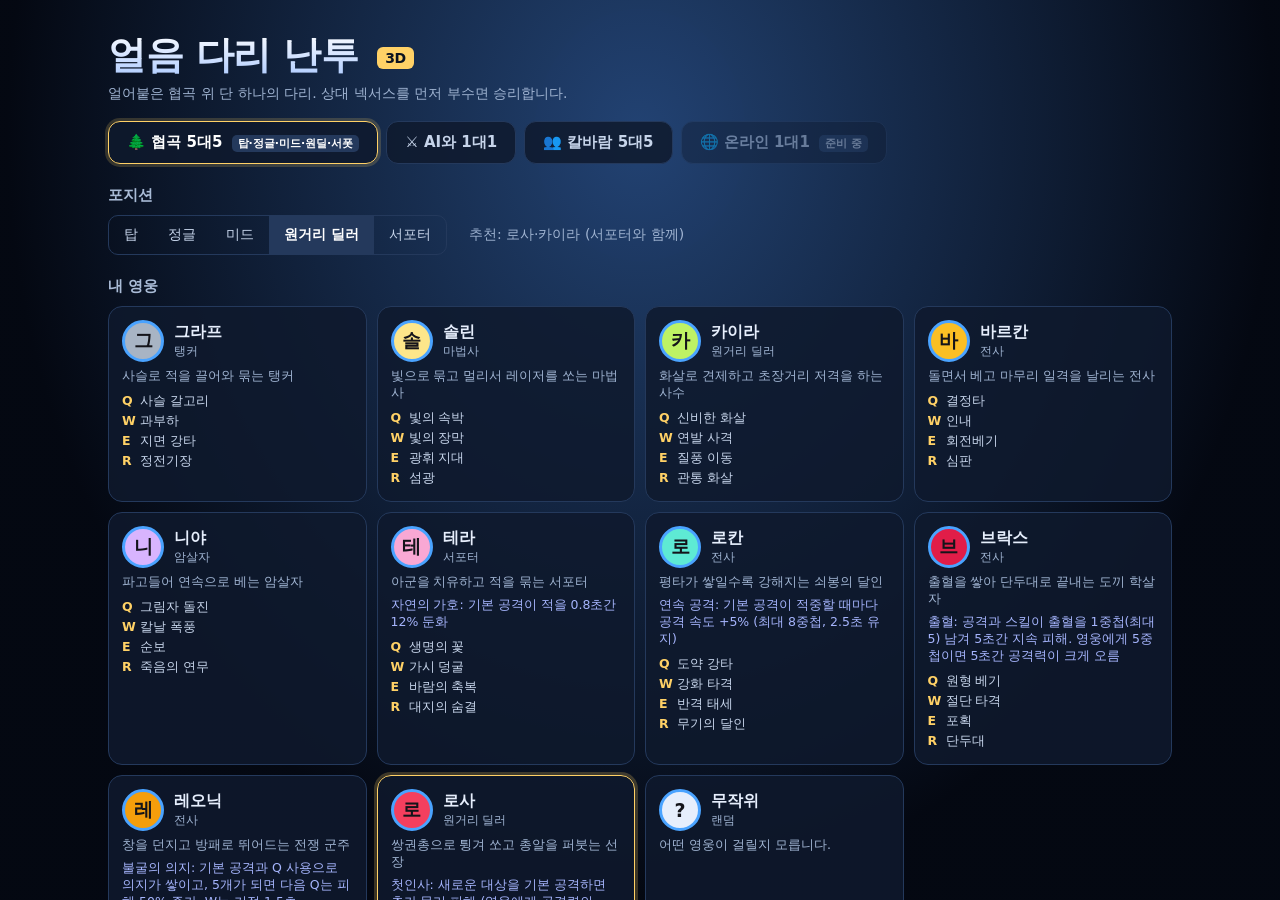
<file: index.html>
<!DOCTYPE html>
<html lang="ko">
<head>
<meta charset="utf-8">
<meta name="viewport" content="width=device-width,initial-scale=1,maximum-scale=1,user-scalable=no,viewport-fit=cover">
<meta name="mobile-web-app-capable" content="yes"><meta name="apple-mobile-web-app-capable" content="yes"><meta name="theme-color" content="#050912">
<title>얼음 다리 난투</title>
<link rel="stylesheet" href="css/style.css">
<script type="importmap">{"imports":{"three":"./vendor/three/three.module.js"}}</script>
</head>
<body>
<canvas id="gl"></canvas>
<canvas id="hud"></canvas>
<div id="menu" class="ov"></div>
<div id="shop" class="ov dim hidden"><div class="panel box" id="shopIn"></div></div>
<div id="end" class="ov dim hidden"><div class="panel box" id="endIn"></div></div>
<div id="rotate">📱 휴대폰을 가로로 돌려주세요</div>
<div id="boot">불러오는 중…</div>
<script>
  // 파일을 더블클릭해서 열면(file://) 브라우저 보안 정책 때문에 모듈을 못 불러옵니다.
  if (location.protocol === 'file:') document.getElementById('boot').innerHTML = '더블클릭으로 하려면 같은 폴더의 <code>play.html</code>을 여세요.<br>(이 index.html은 개발용이라 웹 서버로 열어야 합니다)';
</script>
<script type="module">
  import './js/main.js';
  document.getElementById('boot').remove();
</script>
</body>
</html>
</file>
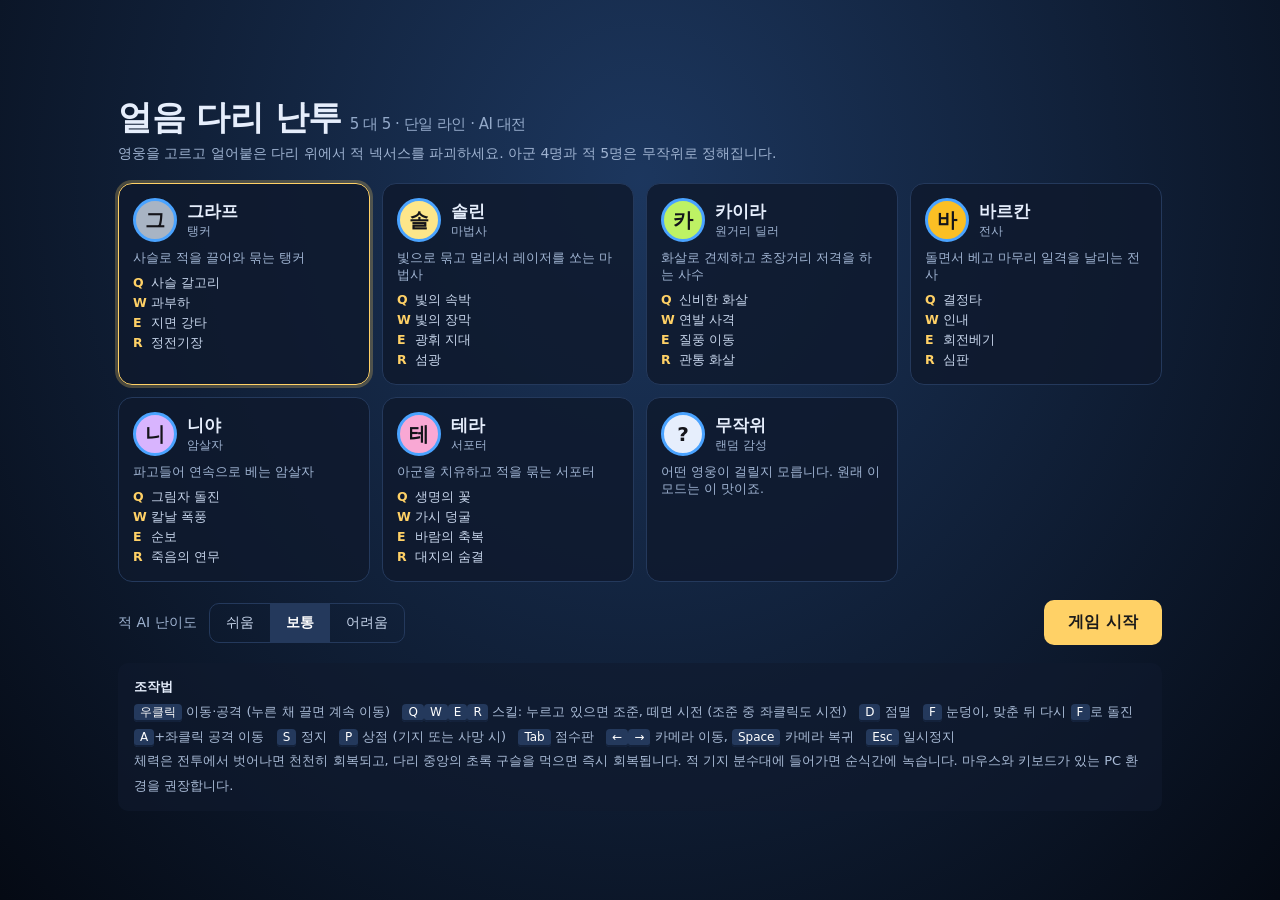
<file: classic.html>
<!DOCTYPE html>
<html lang="ko">
<head>
<meta charset="utf-8">
<meta name="viewport" content="width=device-width,initial-scale=1">
<title>얼음 다리 난투</title>
<style>
*{box-sizing:border-box}
html,body{margin:0;height:100%;background:#070d18;overflow:hidden;font-family:system-ui,-apple-system,"Apple SD Gothic Neo","Malgun Gothic","Noto Sans KR",sans-serif;color:#e6eefc;user-select:none;-webkit-user-select:none}
canvas{display:block;cursor:crosshair}
.ov{position:fixed;inset:0;display:flex;align-items:flex-start;justify-content:center;background:radial-gradient(ellipse at 50% 20%,rgba(30,58,100,.94),rgba(5,10,20,.98));z-index:10;overflow:auto}
.ov.dim{background:rgba(4,8,16,.72)}
.hidden{display:none!important}
.panel{width:min(1100px,94vw);padding:32px 28px 26px;margin:auto}
h1{margin:0 0 4px;font-size:34px;letter-spacing:-.5px}
h1 small{font-size:15px;color:#93a9c9;font-weight:500;margin-left:8px}
h2{margin:0 0 6px}
.sub{color:#9fb3d1;margin:0 0 20px;font-size:14px}
.grid{display:grid;grid-template-columns:repeat(auto-fill,minmax(245px,1fr));gap:12px}
.card{background:rgba(15,25,45,.85);border:1.5px solid #24395c;border-radius:14px;padding:14px;cursor:pointer;transition:.15s}
.card:hover{border-color:#5b8bd6;transform:translateY(-2px)}
.card.sel{border-color:#ffd166;box-shadow:0 0 0 3px rgba(255,209,102,.25)}
.card .top{display:flex;gap:10px;align-items:center;margin-bottom:8px}
.av{width:44px;height:44px;border-radius:50%;display:flex;align-items:center;justify-content:center;font-size:20px;color:#14141a;font-weight:800;flex:none;border:3px solid #4aa3ff}
.card b{font-size:17px}.role{font-size:12px;color:#9fb3d1}
.card .d{font-size:12.5px;color:#9fb3d1;margin-bottom:6px}
.card ul{margin:0;padding:0;list-style:none;font-size:12.5px;color:#c6d4ea;line-height:1.6}
.card li span{display:inline-block;width:18px;color:#ffd166;font-weight:700}
.row{display:flex;gap:12px;align-items:center;flex-wrap:wrap;margin-top:18px}
.btn{background:#ffd166;color:#1a1a1a;border:0;border-radius:10px;padding:12px 24px;font-size:16px;font-weight:800;cursor:pointer;font-family:inherit}
.btn:hover{filter:brightness(1.08)}
.btn.sec{background:#24395c;color:#e6eefc}
.seg{display:flex;border:1.5px solid #24395c;border-radius:10px;overflow:hidden}
.seg button{background:transparent;border:0;color:#c6d4ea;padding:10px 16px;cursor:pointer;font-size:14px;font-family:inherit}
.seg button.on{background:#24395c;color:#fff;font-weight:700}
.help{margin-top:18px;font-size:13px;color:#a9bbd6;line-height:1.9;background:rgba(15,25,45,.6);padding:12px 16px;border-radius:10px}
kbd{background:#24395c;border-radius:4px;padding:1px 6px;font-family:inherit;color:#fff;font-size:12px;border-bottom:2px solid #13213a}
.box{background:rgba(10,18,34,.97);border:1.5px solid #24395c;border-radius:16px;width:min(780px,94vw)}
.items{display:grid;grid-template-columns:repeat(auto-fill,minmax(170px,1fr));gap:10px;margin-top:12px}
.it{background:#111d33;border:1.5px solid #24395c;border-radius:10px;padding:10px;cursor:pointer;font-size:13px}
.it:hover{border-color:#5b8bd6}.it.no{opacity:.4;cursor:not-allowed}.it.own{border-color:#3d8b5a;opacity:.6;cursor:default}
.it b{display:block;font-size:14px;margin-bottom:3px}.it .c{color:#ffd166;font-weight:700}
.it .s{color:#9fb3d1;font-size:12px}
.inv{display:flex;gap:8px;flex-wrap:wrap;margin-top:8px}
.slot{min-width:110px;padding:8px 10px;border-radius:8px;background:#111d33;border:1.5px dashed #24395c;font-size:12px;color:#c6d4ea;cursor:pointer}
.slot.f{border-style:solid}
.slot.f:hover{border-color:#f87171}
table{border-collapse:collapse;width:100%;font-size:14px;margin-top:10px}
td,th{padding:7px 8px;text-align:left;border-bottom:1px solid #1c2c48}
th{color:#9fb3d1;font-weight:600;font-size:12px}
</style>
</head>
<body>
<canvas id="c"></canvas>
<div id="menu" class="ov"></div>
<div id="shop" class="ov dim hidden"><div class="panel box" id="shopIn"></div></div>
<div id="end" class="ov dim hidden"><div class="panel box" id="endIn"></div></div>
<script>
'use strict';
/* ================= 기본 설정 ================= */
const cv=document.getElementById('c'),ctx=cv.getContext('2d');
let W=1280,H=720,DPR=1,SC=.6;
function resize(){DPR=Math.min(2,window.devicePixelRatio||1);W=window.innerWidth;H=window.innerHeight;cv.width=Math.round(W*DPR);cv.height=Math.round(H*DPR);cv.style.width=W+'px';cv.style.height=H+'px';SC=Math.min((H-60)/1200,W/1500);}
window.addEventListener('resize',resize);resize();
const FONT='system-ui,-apple-system,"Apple SD Gothic Neo","Malgun Gothic","Noto Sans KR",sans-serif';
const MAP_W=6000,LANE_Y1=250,LANE_Y2=1150,MID_Y=700;
const FOUNTAIN=[{x:170,y:MID_Y},{x:MAP_W-170,y:MID_Y}];
const TEAMC=['#4aa3ff','#ff5a5a'];
const TEAMN=['블루 팀','레드 팀'];
const DIFF=[
 {name:'쉬움',react:.5,acc:.2,err:150,dmg:.8,dodge:0,agg:.8},
 {name:'보통',react:.3,acc:.7,err:70,dmg:1,dodge:.35,agg:1},
 {name:'어려움',react:.16,acc:1,err:25,dmg:1.12,dodge:.8,agg:1.25}];
const rand=(a,b)=>a+Math.random()*(b-a);
const clamp=(v,a,b)=>v<a?a:v>b?b:v;
const dist=(a,b)=>Math.hypot(a.x-b.x,a.y-b.y);
const shuffle=a=>{for(let i=a.length-1;i>0;i--){const j=Math.floor(Math.random()*(i+1));[a[i],a[j]]=[a[j],a[i]];}return a;};
function norm(dx,dy){const d=Math.hypot(dx,dy);if(d<.001)return[1,0];return[dx/d,dy/d];}
function aimDir(u,tx,ty){const v=norm(tx-u.x,ty-u.y);if(Math.abs(tx-u.x)<.001&&Math.abs(ty-u.y)<.001)return[u.team?-1:1,0];return v;}
function clampPt(u,tx,ty,r){const dx=tx-u.x,dy=ty-u.y,d=Math.hypot(dx,dy);return d<=r?[tx,ty]:[u.x+dx/d*r,u.y+dy/d*r];}
function clampMap(x,y,r){return[clamp(x,40,MAP_W-40),clamp(y,LANE_Y1+r*.6,LANE_Y2-r*.6)];}
function hexA(h,a){const n=parseInt(h.slice(1),16);return`rgba(${n>>16&255},${n>>8&255},${n&255},${a})`;}
const S=(u,b,l)=>b+l*(u.level-1);

/* ================= 영웅 ================= */
const ROLE={tank:'탱커',mage:'마법사',adc:'원거리 딜러',fighter:'전사',assassin:'암살자',support:'서포터'};
const BASES={
 tank:{hp:690,hpL:112,ad:60,adL:3.5,df:38,dfL:4.2,as:.65,asL:.015,ms:340,range:150},
 mage:{hp:540,hpL:92,ad:52,adL:3,df:22,dfL:3.6,as:.63,asL:.012,ms:330,range:550},
 adc:{hp:560,hpL:95,ad:62,adL:3.6,df:24,dfL:3.6,as:.68,asL:.03,ms:330,range:575},
 fighter:{hp:660,hpL:108,ad:66,adL:4,df:34,dfL:4.2,as:.65,asL:.02,ms:345,range:175},
 assassin:{hp:580,hpL:96,ad:64,adL:3.6,df:28,dfL:4,as:.67,asL:.022,ms:350,range:150},
 support:{hp:560,hpL:95,ad:50,adL:3,df:26,dfL:3.6,as:.62,asL:.012,ms:335,range:525}};
function HD(o){return Object.assign({},BASES[o.role],o);}
const HEROES=[
HD({id:'graff',name:'그라프',role:'tank',color:'#a8b4c4',desc:'사슬로 적을 끌어와 묶는 탱커',ab:[
 {n:'사슬 갈고리',cd:14,desc:'사슬을 던져 처음 맞은 적에게 피해를 주고 내 앞으로 끌어와 기절시킵니다.',ai:{t:'shot',range:1050,speed:1800,w:68},
  cast(u,tx,ty){const[dx,dy]=aimDir(u,tx,ty);proj({owner:u,x:u.x,y:u.y,dx,dy,speed:1800,range:1050,r:34,color:'#dbe3ee',chain:true,onHit(t){dmg(u,t,S(u,70,22)+u.ap*.9+u.ad*.2,'m');const[nx,ny]=norm(t.x-u.x,t.y-u.y);dashTo(t,u.x+nx*(u.r+t.r+10),u.y+ny*(u.r+t.r+10),2200,null,true);stun(t,.65);}});}},
 {n:'과부하',cd:16,desc:'3초간 이동 속도가 크게 오르고 보호막을 얻습니다.',ai:{t:'engage',r:850},
  cast(u){buff(u,'ms',.45,3);shield(u,S(u,60,18)+u.maxHp*.08,3);fx('ring',u.x,u.y,{r:90,c:'#93c5fd'});}},
 {n:'지면 강타',cd:9,desc:'주변 적을 띄워 올리고 피해를 줍니다.',ai:{t:'self',r:260},
  cast(u){aoeNow(u,u.x,u.y,260,t=>{dmg(u,t,S(u,45,16)+u.ad*.6,'p');stun(t,.75);},'#cbd5e1');}},
 {n:'정전기장',cd:70,desc:'넓은 범위에 전기 충격을 일으켜 큰 피해를 주고 둔화시킵니다.',ai:{t:'self',r:520},
  cast(u){aoeNow(u,u.x,u.y,560,t=>{dmg(u,t,S(u,220,28)+u.ap+u.maxHp*.05,'m');slow(t,.5,1.5);},'#fde047');}}]}),
HD({id:'solin',name:'솔린',role:'mage',color:'#fde68a',desc:'빛으로 묶고 멀리서 레이저를 쏘는 마법사',ab:[
 {n:'빛의 속박',cd:11,desc:'빛 구체를 날려 최대 2명을 속박하고 피해를 줍니다.',ai:{t:'shot',range:1150,speed:1300,w:76},
  cast(u,tx,ty){const[dx,dy]=aimDir(u,tx,ty);proj({owner:u,x:u.x,y:u.y,dx,dy,speed:1300,range:1150,r:38,pierce:2,color:'#fef08a',onHit(t){dmg(u,t,S(u,80,26)+u.ap*.6,'m');root(t,1.6);}});}},
 {n:'빛의 장막',cd:14,desc:'자신과 주변 아군에게 보호막을 씌웁니다.',ai:{t:'shieldAura',r:550},
  cast(u){for(const a of alliesIn(u.team,u.x,u.y,550)){shield(a,S(u,65,16)+u.ap*.35,2.5);fx('ring',a.x,a.y,{r:70,c:'#fde68a'});}}},
 {n:'광휘 지대',cd:10,desc:'지정 위치에 빛을 떨어뜨려 잠시 후 폭발, 피해와 둔화를 줍니다.',ai:{t:'aoe',range:1000,r:300,delay:.6,wc:1},
  cast(u,tx,ty){const[x,y]=clampPt(u,tx,ty,1000);zone({owner:u,x,y,r:300,delay:.6,color:'#fde68a',onTrigger(ts){for(const t of ts){dmg(u,t,S(u,75,26)+u.ap*.7,'m');slow(t,.4,1.5);}}});}},
 {n:'섬광',cd:50,desc:'잠시 후 아주 긴 직선 레이저를 발사해 맞은 모든 적에게 큰 피해를 줍니다.',ai:{t:'line',range:2800,delay:.8,w:120},
  cast(u,tx,ty){const[dx,dy]=aimDir(u,tx,ty);zone({owner:u,line:true,x:u.x,y:u.y,x2:u.x+dx*2800,y2:u.y+dy*2800,w:120,delay:.8,color:'#fff7ae',onTrigger(ts){for(const t of ts)dmg(u,t,S(u,280,32)+u.ap,'m');}});}}]}),
HD({id:'kaira',name:'카이라',role:'adc',color:'#bef264',desc:'화살로 견제하고 초장거리 저격을 하는 사수',ab:[
 {n:'신비한 화살',cd:5,desc:'화살을 쏴 피해를 줍니다. 적중 시 다른 스킬 재사용 대기시간이 1초 줄어듭니다.',ai:{t:'shot',range:1150,speed:2000,w:56,wc:1},
  cast(u,tx,ty){const[dx,dy]=aimDir(u,tx,ty);proj({owner:u,x:u.x,y:u.y,dx,dy,speed:2000,range:1150,r:28,color:'#d9f99d',onHit(t){dmg(u,t,S(u,35,16)+u.ad*1.2,'p');for(let i=1;i<4;i++)u.cds[i]=Math.max(0,u.cds[i]-1);}});}},
 {n:'연발 사격',cd:10,desc:'부채꼴로 화살 7발을 쏴 피해를 주고 둔화시킵니다.',ai:{t:'shot',range:900,speed:1700,w:40,cone:1,wc:1},
  cast(u,tx,ty){const a0=Math.atan2(ty-u.y,tx-u.x);const hs=new Set();for(let i=-3;i<=3;i++){const a=a0+i*.12;proj({owner:u,x:u.x,y:u.y,dx:Math.cos(a),dy:Math.sin(a),speed:1700,range:900,r:20,color:'#ecfccb',shared:hs,onHit(t){dmg(u,t,S(u,25,11)+u.ad*.8,'p');slow(t,.3,1.5);}});}}},
 {n:'질풍 이동',cd:15,desc:'짧은 거리를 순간이동합니다.',ai:{t:'dash',range:450},
  cast(u,tx,ty){if(u.cc.root>0)return false;const[x,y]=clampPt(u,tx,ty,450);blink(u,x,y);}},
 {n:'관통 화살',cd:60,desc:'맵을 가로지르는 거대한 화살. 맞은 모든 적에게 피해를 주고 처음 맞은 영웅을 기절시킵니다.',ai:{t:'global',range:3500,speed:1600,w:140},
  cast(u,tx,ty){const[dx,dy]=aimDir(u,tx,ty);let first=true;proj({owner:u,x:u.x,y:u.y,dx,dy,speed:1600,range:6000,r:70,pierce:99,color:'#a3e635',big:true,onHit(t){dmg(u,t,S(u,200,26)+u.ad,'m');if(first&&t.kind==='hero'){stun(t,1.4);first=false;}}});}}]}),
HD({id:'valkan',name:'바르칸',role:'fighter',color:'#fbbf24',desc:'돌면서 베고 마무리 일격을 날리는 전사',ab:[
 {n:'결정타',cd:8,desc:'잠시 빨라지고, 다음 기본 공격이 추가 피해를 주며 적을 크게 둔화시킵니다.',ai:{t:'engage',r:500},
  cast(u){buff(u,'ms',.35,1.6);buff(u,'emp',S(u,35,16)+u.ad*.5,4,{slow:.6});fx('ring',u.x,u.y,{r:60,c:'#fbbf24'});}},
 {n:'인내',cd:18,desc:'3초간 받는 피해가 40% 줄어듭니다.',ai:{t:'dr'},
  cast(u){buff(u,'dr',.4,3);fx('ring',u.x,u.y,{r:70,c:'#fbbf24'});}},
 {n:'회전베기',cd:9,desc:'3초간 회전하며 주변 적에게 계속 피해를 줍니다.',ai:{t:'self',r:300,wc:1},
  cast(u){buff(u,'spin',0,3,{r:300,tick:0,int:.5,dmgF:()=>S(u,16,6)+u.ad*.38,col:'#fbbf24'});}},
 {n:'심판',cd:60,desc:'적 영웅 하나에게 잃은 체력에 비례한 고정 피해를 줍니다. 마무리용.',ai:{t:'exec',range:420},
  est(u,t){return S(u,160,22)+(t.maxHp-t.hp)*.33;},
  cast(u,tx,ty){const t=pickTarget(u,tx,ty,420,true);if(!t)return false;const a=this.est(u,t);fx('beam',u.x,u.y,{x2:t.x,y2:t.y,c:'#fde047',w:30});fx('ring',t.x,t.y,{r:110,c:'#fde047'});dmg(u,t,a,'t');}}]}),
HD({id:'niya',name:'니야',role:'assassin',color:'#d8b4fe',desc:'파고들어 연속으로 베는 암살자',ab:[
 {n:'그림자 돌진',cd:8,desc:'대상에게 순식간에 돌진해 피해를 줍니다. 대상을 처치하면 재사용 대기시간이 초기화됩니다.',ai:{t:'target',range:600},
  cast(u,tx,ty){if(u.cc.root>0)return false;const t=pickTarget(u,tx,ty,600,false);if(!t)return false;dashTo(u,t.x,t.y,2400,()=>{if(t.dead)return;dmg(u,t,S(u,60,22)+u.ad*.75,'p');if(t.dead)u.cds[0]=.2;},false,t);}},
 {n:'칼날 폭풍',cd:7,desc:'주변에 칼날을 흩뿌려 피해를 주고 둔화시킵니다.',ai:{t:'self',r:300,wc:1},
  cast(u){aoeNow(u,u.x,u.y,300,t=>{dmg(u,t,S(u,50,20)+u.ad*.6,'p');slow(t,.3,1.2);},'#d8b4fe');}},
 {n:'순보',cd:13,desc:'짧은 거리를 순간이동합니다.',ai:{t:'dash',range:420},
  cast(u,tx,ty){if(u.cc.root>0)return false;const[x,y]=clampPt(u,tx,ty,420);blink(u,x,y);}},
 {n:'죽음의 연무',cd:55,desc:'2.5초간 주변에 칼날 폭풍을 일으켜 매우 빠르게 피해를 줍니다.',ai:{t:'self',r:420},
  cast(u){buff(u,'spin',0,2.5,{r:450,tick:0,int:.25,dmgF:()=>S(u,26,6)+u.ad*.22,col:'#c084fc'});}}]}),
HD({id:'tera',name:'테라',role:'support',color:'#f9a8d4',desc:'아군을 치유하고 적을 묶는 서포터',ab:[
 {n:'생명의 꽃',cd:9,desc:'체력 비율이 가장 낮은 주변 아군(자신 포함)을 치유하고 이동 속도를 높여줍니다.',ai:{t:'heal',range:750,th:.65},
  cast(u){const as=alliesIn(u.team,u.x,u.y,750);if(!as.length)return false;as.sort((a,b)=>a.hp/a.maxHp-b.hp/b.maxHp);const a=as[0];heal(a,S(u,70,16)+u.ap*.45);buff(a,'ms',.2,1.5);fx('ring',a.x,a.y,{r:70,c:'#86efac'});}},
 {n:'가시 덩굴',cd:12,desc:'지정 위치에 덩굴을 솟아오르게 해 피해를 주고 속박합니다.',ai:{t:'aoe',range:900,r:260,delay:.7,wc:1},
  cast(u,tx,ty){const[x,y]=clampPt(u,tx,ty,900);zone({owner:u,x,y,r:260,delay:.7,color:'#86efac',onTrigger(ts){for(const t of ts){dmg(u,t,S(u,60,20)+u.ap*.5,'m');root(t,1.25);}}});}},
 {n:'바람의 축복',cd:18,desc:'주변 아군의 이동 속도를 2초간 크게 높입니다.',ai:{t:'engage',r:700},
  cast(u){for(const a of alliesIn(u.team,u.x,u.y,650)){buff(a,'ms',.35,2);fx('ring',a.x,a.y,{r:60,c:'#bae6fd'});}}},
 {n:'대지의 숨결',cd:70,desc:'넓은 범위의 아군을 크게 치유하고 주변 적에게 피해를 줍니다.',ai:{t:'heal',range:800,th:.45},
  cast(u){for(const a of alliesIn(u.team,u.x,u.y,850))heal(a,S(u,150,26)+u.ap*.6);aoeNow(u,u.x,u.y,500,t=>dmg(u,t,S(u,100,15)+u.ap*.4,'m'),'#86efac');fx('ring',u.x,u.y,{r:850,c:'#86efac',dur:.7});}}]})
];
const HMAP={};HEROES.forEach(h=>HMAP[h.id]=h);
const SELF_T=['self','heal','shieldAura','engage','dr'];

/* ================= 아이템 ================= */
const ITEMS={
 boots:{n:'신속의 장화',c:900,ms:45,df:8},
 sword:{n:'강철 장검',c:1100,ad:30},
 dagger:{n:'쾌속 단검',c:900,as:.25},
 bow:{n:'질풍의 활',c:2600,ad:35,as:.35},
 great:{n:'파괴의 대검',c:3000,ad:75},
 tome:{n:'비전 마법서',c:1100,ap:45},
 staff:{n:'심연의 지팡이',c:3000,ap:115},
 orb:{n:'시간의 구슬',c:2500,ap:70,ah:20},
 hour:{n:'전장의 모래시계',c:2700,ad:35,ah:20,hp:250},
 belt:{n:'튼튼한 허리띠',c:900,hp:320},
 heart:{n:'거인의 심장',c:2900,hp:750,df:15},
 plate:{n:'빙하 판금',c:2500,df:65,hp:200}};
const BUILDS={tank:['boots','belt','heart','plate','hour','orb'],mage:['boots','tome','staff','orb','plate','heart'],adc:['boots','dagger','bow','great','sword','plate'],fighter:['boots','sword','hour','heart','great','plate'],assassin:['boots','sword','great','hour','bow','plate'],support:['boots','tome','orb','heart','plate','belt']};
function itemStats(it){const p=[];if(it.ad)p.push('공격력 +'+it.ad);if(it.ap)p.push('주문력 +'+it.ap);if(it.hp)p.push('체력 +'+it.hp);if(it.df)p.push('방어력 +'+it.df);if(it.as)p.push('공격 속도 +'+Math.round(it.as*100)+'%');if(it.ms)p.push('이동 속도 +'+it.ms);if(it.ah)p.push('스킬 가속 +'+it.ah);return p.join(' · ');}

/* ================= 유닛 ================= */
let UID=1,G=null;
function mkUnit(o){return Object.assign({id:UID++,vx:0,vy:0,hp:o.maxHp||1,shields:[],cc:{stun:0,root:0,slows:[]},buffs:[],atkCd:0,dead:false,target:null,moveTo:null,lastHitBy:{},def:0},o);}
function mkHero(d,team,isPlayer){
 const u=mkUnit({kind:'hero',hd:d,team,isPlayer,mobile:true,name:d.name,r:42,level:3,xp:0,gold:1400,items:[],k:0,d:0,a:0,cds:[0,0,0,0],spellCd:{D:0,F:0},maxHp:1,x:FOUNTAIN[team].x+(team?-1:1)*rand(0,90),y:MID_Y+rand(-150,150),respawnT:0,mark:null,yOff:rand(-230,230),aiT:rand(0,.3),mk:{n:0,t:-99}});
 recalc(u);u.hp=u.maxHp;return u;}
function recalc(u){
 const d=u.hd,L=u.level-1,old=u.maxHp;
 const s={maxHp:d.hp+d.hpL*L,ad:d.ad+d.adL*L,ap:0,def:d.df+d.dfL*L,ms:d.ms,range:d.range,ah:0};
 let asB=d.asL*L;
 for(const id of u.items){const it=ITEMS[id];s.maxHp+=it.hp||0;s.ad+=it.ad||0;s.ap+=it.ap||0;s.def+=it.df||0;asB+=it.as||0;s.ms+=it.ms||0;s.ah+=it.ah||0;}
 s.as=Math.min(2.5,d.as*(1+asB));
 Object.assign(u,s);
 if(old>1)u.hp=clamp(u.hp+Math.max(0,u.maxHp-old),1,u.maxHp);}
function mkStruct(kind,team,x,y){
 if(kind==='tower')return mkUnit({kind,team,x,y,mobile:false,maxHp:2600,ad:170,range:750,as:.85,def:25,r:70});
 return mkUnit({kind,team,x,y,mobile:false,maxHp:3600,ad:0,range:0,as:1,def:0,r:115});}
const MINI={m:{hp:480,ad:13,range:100,as:.8,r:26,ms:310,gold:22,xp:60},c:{hp:300,ad:24,range:480,as:.65,r:22,ms:310,gold:16,xp:32},s:{hp:950,ad:42,range:320,as:.7,r:32,ms:300,gold:50,xp:90}};
function mkMinion(k,team,x,y){const T=MINI[k],mn=G.t/60;
 return mkUnit({kind:'minion',mk:k,team,x,y,mobile:true,maxHp:T.hp+mn*28*(k==='s'?2:1),ad:T.ad+mn*2.5,def:mn*1.5,range:T.range,as:T.as,r:T.r,ms:T.ms,gold:T.gold,xp:T.xp,laneY:y,aiT:0});}
function need(L){return 180+60*L;}
function heroesAlive(team){return G.heroes.filter(h=>!h.dead&&h.team===team);}

/* ================= 게임 생성 ================= */
let MAPDECO=null;
function genDeco(){const top=[],bot=[],patches=[],rocks=[];
 for(let x=-400;x<=MAP_W+400;x+=70){top.push({x,o:rand(30,80)});bot.push({x,o:rand(30,80)});}
 for(let i=0;i<70;i++)patches.push({x:rand(0,MAP_W),y:rand(LANE_Y1+40,LANE_Y2-40),rx:rand(60,170),ry:rand(25,60)});
 for(let i=0;i<120;i++){const t=Math.random()<.5;rocks.push({x:rand(-300,MAP_W+300),y:t?LANE_Y1-rand(110,420):LANE_Y2+rand(110,420),s:rand(20,60),k:Math.random()<.5?0:1});}
 MAPDECO={top,bot,patches,rocks};}
function newGame(pick,diff){
 UID=1;
 G={t:0,units:[],heroes:[],projs:[],zones:[],fx:[],texts:[],feed:[],banner:null,kills:[0,0],wave:0,nextWave:12,diff,over:false,paused:false,first:false,relics:[],struct:[{},{}],aiming:-1,amove:false,tab:false,cam:null,camOff:0,camX:0,camY:0,hud:[]};
 for(const team of[0,1]){const X=x=>team?MAP_W-x:x;
  const outer=mkStruct('tower',team,X(1950),MID_Y),inner=mkStruct('tower',team,X(1200),MID_Y),nexus=mkStruct('nexus',team,X(560),MID_Y);
  G.struct[team]={outer,inner,nexus};G.units.push(outer,inner,nexus);}
 for(const x of[2500,3500])for(const y of[MID_Y-300,MID_Y+300])G.relics.push({x,y,on:false,t:60});
 const ids=HEROES.map(h=>h.id);
 const pid=pick==='random'?ids[Math.floor(Math.random()*ids.length)]:pick;
 const allies=shuffle(ids.filter(i=>i!==pid)).slice(0,4);
 const enemies=shuffle(ids.slice()).slice(0,5);
 const p=mkHero(HMAP[pid],0,true);G.player=p;G.heroes.push(p);
 allies.forEach(i=>G.heroes.push(mkHero(HMAP[i],0,false)));
 enemies.forEach(i=>G.heroes.push(mkHero(HMAP[i],1,false)));
 G.units.push(...G.heroes);
 for(const h of G.heroes)if(!h.isPlayer)aiShop(h);
 if(!MAPDECO)genDeco();
 banner('시작 아이템을 사고 다리 중앙으로!','#e6eefc',3);}
function spawnWave(){G.wave++;
 for(const team of[0,1]){const f=team?-1:1,nx=team?MAP_W-720:720;
  const list=['m','m','m','c','c','c'];if(G.wave%3===0)list.push('s');
  list.forEach((k,i)=>{const row=k==='m'?0:k==='c'?1:2;const col=k==='s'?0:i%3-1;G.units.push(mkMinion(k,team,nx-f*row*90,MID_Y+col*80+rand(-10,10)));});}}

/* ================= 전투 도우미 ================= */
function canHitStructure(s){const T=G.struct[s.team];if(s===T.outer)return true;if(s===T.inner)return T.outer.dead;if(s===T.nexus)return T.outer.dead&&T.inner.dead;return true;}
function targetable(u,t){return t&&!t.dead&&t.team!==u.team&&(t.mobile||canHitStructure(t));}
function enemiesIn(team,x,y,r,heroOnly){return G.units.filter(e=>!e.dead&&e.team!==team&&e.mobile&&(!heroOnly||e.kind==='hero')&&Math.hypot(e.x-x,e.y-y)<r+e.r);}
function alliesIn(team,x,y,r){return G.heroes.filter(e=>!e.dead&&e.team===team&&Math.hypot(e.x-x,e.y-y)<r+e.r);}
function stun(t,d){if(t.mobile&&!t.dead)t.cc.stun=Math.max(t.cc.stun,d);}
function root(t,d){if(t.mobile&&!t.dead)t.cc.root=Math.max(t.cc.root,d);}
function slow(t,p,d){if(t.mobile&&!t.dead)t.cc.slows.push({p,t:d});}
function buff(u,type,v,d,extra){u.buffs.push(Object.assign({type,v,t:d},extra||{}));}
function shield(u,a,d){u.shields.push({a,t:d});}
function heal(u,a){if(u.dead)return;const h=Math.min(a,u.maxHp-u.hp);u.hp+=h;if(h>5&&(u===G.player||u.team===0))ftext(u.x,u.y-70,'+'+Math.round(h),'#5ef08a');}
function dashTo(u,x,y,speed,onEnd,forced,tgt){[x,y]=clampMap(x,y,u.r);u.dash={x,y,speed,onEnd,forced,tgt};u.target=null;u.moveTo=null;}
function blink(u,x,y){fx('blink',u.x,u.y,{c:u.hd?u.hd.color:'#ffffff'});[x,y]=clampMap(x,y,u.r);u.x=x;u.y=y;u.px=x;u.py=y;fx('blink',x,y,{c:'#ffffff'});}
function aoeNow(u,x,y,r,fn,c){for(const t of enemiesIn(u.team,x,y,r))fn(t);fx('ring',x,y,{r,c:c||'#ffffff',fill:1});}
function proj(o){G.projs.push(Object.assign({trav:0,hit:new Set(),pierce:1},o));}
function zone(o){G.zones.push(Object.assign({t:0},o));}
function pickTarget(u,tx,ty,range,heroOnly){let best=null,bs=1e9;
 for(const e of enemiesIn(u.team,u.x,u.y,range,heroOnly)){const s=Math.hypot(e.x-tx,e.y-ty)-(e.kind==='hero'?180:0);if(s<bs){bs=s;best=e;}}return best;}
function effMs(u){let b=0,s=0;for(const x of u.buffs)if(x.type==='ms')b+=x.v;for(const x of u.cc.slows)s=Math.max(s,x.p);return u.ms*(1+b)*(1-s);}
function moveToward(u,tx,ty,dt){if(u.cc.root>0||u.cc.stun>0)return false;const dx=tx-u.x,dy=ty-u.y,d=Math.hypot(dx,dy);if(d<2)return true;const sp=effMs(u)*dt;if(sp>=d){u.x=tx;u.y=ty;return true;}u.x+=dx/d*sp;u.y+=dy/d*sp;return false;}
function inRange(u,t,extra){return Math.hypot(t.x-u.x,t.y-u.y)<=u.range+u.r*.5+t.r+(extra||0);}
function doAttack(u,dt){const t=u.target;if(!targetable(u,t)){u.target=null;return false;}
 if(inRange(u,t)){if(u.atkCd<=0&&u.cc.stun<=0){u.atkCd=1/u.as;autoAttack(u,t);}return true;}
 moveToward(u,t.x,t.y,dt);return true;}
function autoAttack(u,t){
 let bonus=0,sl=0;const ei=u.buffs.findIndex(b=>b.type==='emp');if(ei>=0){bonus=u.buffs[ei].v;sl=u.buffs[ei].slow;u.buffs.splice(ei,1);}
 const hit=()=>{dmg(u,t,u.ad+bonus,'p');if(sl)slow(t,sl,1);if(bonus)fx('ring',t.x,t.y,{r:60,c:'#fbbf24'});};
 if(u.range>250||u.kind==='tower'){const tw=u.kind==='tower';G.projs.push({homing:true,owner:u,tgt:t,x:u.x,y:tw?u.y-170:u.y,speed:tw?1300:1600,cb:hit,r:tw?22:u.kind==='hero'?12:9,color:tw?TEAMC[u.team]:u.hd?u.hd.color:TEAMC[u.team]});}
 else{hit();fx('slash',t.x,t.y,{c:u.hd?u.hd.color:'#ffffff',a:Math.atan2(t.y-u.y,t.x-u.x),dur:.18});}}
function dmg(src,tg,amt,type){
 if(!tg||tg.dead)return 0;
 if(!tg.mobile&&!canHitStructure(tg))return 0;
 let a=amt;
 if(src&&src.kind==='hero'&&src.team===1)a*=DIFF[G.diff].dmg;
 if(type!=='t')a*=100/(100+Math.max(0,tg.def||0));
 for(const b of tg.buffs)if(b.type==='dr')a*=1-b.v;
 const shown=a;
 for(const s of tg.shields){if(a<=0)break;const k=Math.min(s.a,a);s.a-=k;a-=k;}
 if(tg.shields.length)tg.shields=tg.shields.filter(s=>s.a>.5);
 tg.hp-=a;tg.lastDmgT=G.t;
 if(src&&src.kind==='hero'&&tg.kind==='hero'){tg.lastHitBy[src.id]=G.t;src.lastDmgT=G.t;
  for(const tw of G.units)if(tw.kind==='tower'&&!tw.dead&&tw.team===tg.team&&Math.hypot(tw.x-src.x,tw.y-src.y)<tw.range+src.r)tw.aggro={u:src,t:2.5};}
 if(G.player&&(src===G.player||tg===G.player)&&shown>=1)ftext(tg.x+rand(-18,18),tg.y-tg.r-30,Math.round(shown),tg===G.player?'#ff6b6b':type==='m'?'#c4b5fd':type==='t'?'#ffffff':'#fdba74');
 if(tg.hp<=0)kill(tg,src);
 return shown;}
function addXp(h,a){if(h.level>=18)return;h.xp+=a;while(h.level<18&&h.xp>=need(h.level)){h.xp-=need(h.level);h.level++;recalc(h);fx('ring',h.x,h.y,{r:80,c:'#fde68a'});if(h===G.player){ftext(h.x,h.y-110,'레벨 업! '+h.level,'#fde68a');if(h.level===6)banner('궁극기(R)를 사용할 수 있습니다!','#fde68a',2.5);}}}
function shareXp(team,x,y,amt){const hs=G.heroes.filter(h=>!h.dead&&h.team===team&&Math.hypot(h.x-x,h.y-y)<1600);if(!hs.length)return;const each=amt/hs.length*(hs.length>1?1.25:1);for(const h of hs)addXp(h,each);}
function hname(h){return h.isPlayer?h.name+'(나)':h.name;}
function kill(u,src){
 if(u.dead)return;u.dead=true;u.hp=0;
 if(u.kind==='minion'){if(src&&src.kind==='hero'){src.gold+=u.gold;if(src===G.player)ftext(u.x,u.y-40,'+'+u.gold+'G','#facc15');}shareXp(1-u.team,u.x,u.y,u.xp);fx('ring',u.x,u.y,{r:30,c:'#ffffff',dur:.3});return;}
 if(u.kind==='hero'){
  u.d++;u.respawnT=Math.min(28,5+u.level*1.4);u.target=null;u.moveTo=null;u.dash=null;u.buffs=[];u.shields=[];u.mark=null;
  if(u===G.player)G.aiming=-1;
  let killer=src&&src.kind==='hero'?src:null;
  if(!killer){let bt=-1;for(const h of G.heroes)if(h.team!==u.team&&u.lastHitBy[h.id]&&G.t-u.lastHitBy[h.id]<10&&u.lastHitBy[h.id]>bt){bt=u.lastHitBy[h.id];killer=h;}}
  const assists=G.heroes.filter(h=>h!==killer&&h.team!==u.team&&u.lastHitBy[h.id]&&G.t-u.lastHitBy[h.id]<10);
  G.kills[1-u.team]++;
  if(killer){killer.k++;killer.gold+=300;for(const a of assists){a.a++;a.gold+=150;}
   killer.mk.n=G.t-killer.mk.t<10?killer.mk.n+1:1;killer.mk.t=G.t;}
  shareXp(1-u.team,u.x,u.y,100+u.level*25);
  G.feed.unshift({k:killer?hname(killer):'포탑/미니언',kc:TEAMC[1-u.team],v:hname(u),vc:TEAMC[u.team],t:7});if(G.feed.length>6)G.feed.pop();
  const MK=['','','더블 킬!','트리플 킬!','쿼드라 킬!','펜타 킬!'];
  if(!G.first){G.first=true;banner('선취점!','#fca5a5',2.2);}
  else if(killer&&killer.mk.n>=2)banner(hname(killer)+' '+MK[Math.min(5,killer.mk.n)],TEAMC[killer.team],2.2);
  else if(killer===G.player)banner('적을 처치했습니다!','#93c5fd',1.8);
  else if(u===G.player)banner('처치당했습니다','#fca5a5',1.8);
  u.lastHitBy={};return;}
 if(u.kind==='tower'){for(const h of G.heroes)if(h.team!==u.team)h.gold+=150;banner(TEAMN[u.team]+'의 포탑이 파괴되었습니다',TEAMC[1-u.team],2.4);fx('ring',u.x,u.y,{r:300,c:'#ffffff',dur:.8});return;}
 if(u.kind==='nexus'){fx('ring',u.x,u.y,{r:700,c:'#ffffff',dur:1.2});endGame(1-u.team);}}
function respawn(u){u.dead=false;const f=u.team?-1:1;u.x=FOUNTAIN[u.team].x+f*rand(0,80);u.y=MID_Y+rand(-120,120);u.px=u.x;u.py=u.y;u.hp=u.maxHp;u.cc={stun:0,root:0,slows:[]};u.retreat=false;if(!u.isPlayer)aiShop(u);}
function useSpell(u,k,tx,ty){
 if(u.dead||u.cc.stun>0||u.dash)return;
 if(k==='D'){if(u.spellCd.D>0)return;const[x,y]=clampPt(u,tx,ty,425);blink(u,x,y);u.spellCd.D=150;}
 if(k==='F'){
  if(u.mark&&u.mark.t>0&&!u.mark.tgt.dead){if(u.cc.root>0)return;const t=u.mark.tgt;u.mark=null;dashTo(u,t.x,t.y,1900,()=>fx('ring',u.x,u.y,{r:90,c:'#e0f2fe'}),false,t);return;}
  if(u.spellCd.F>0)return;const[dx,dy]=aimDir(u,tx,ty);
  proj({owner:u,x:u.x,y:u.y,dx,dy,speed:1500,range:1600,r:40,color:'#ffffff',snow:true,onHit(t){dmg(u,t,10+u.level*5,'t');u.mark={tgt:t,t:3};}});u.spellCd.F=40;}}
function tryCast(u,i,tx,ty){
 if(u.dead||u.cc.stun>0||u.dash)return false;
 if(i===3&&u.level<6)return false;
 if(u.cds[i]>0)return false;
 const ab=u.hd.ab[i];const ok=ab.cast(u,tx,ty);if(ok===false)return false;
 u.cds[i]=ab.cd*100/(100+u.ah);return true;}

/* ================= AI ================= */
function aiShop(u){for(const id of BUILDS[u.hd.role]){if(u.items.includes(id))continue;if(u.items.length>=6)break;const c=ITEMS[id].c;if(u.gold>=c){u.gold-=c;u.items.push(id);}else break;}recalc(u);}
function aiMinion(u,dt){
 u.aiT-=dt;
 if(u.aiT<=0){u.aiT=.25;if(!targetable(u,u.target)||dist(u,u.target)>750){let best=null,bd=1e9,bp=9;
  for(const e of G.units){if(e.dead||e.team===u.team)continue;const d=Math.hypot(e.x-u.x,e.y-u.y)-e.r;if(d>560)continue;if(!e.mobile&&!canHitStructure(e))continue;const pr=e.kind==='minion'?0:e.mobile?2:1;if(pr<bp||(pr===bp&&d<bd)){bp=pr;bd=d;best=e;}}
  u.target=best;}}
 if(u.target)doAttack(u,dt);else{const f=u.team?-1:1;moveToward(u,u.x+f*300,u.laneY,dt);}}
function aiTower(u,dt){
 u.ad=170+G.t/60*8;
 const inR=e=>e&&!e.dead&&e.team!==u.team&&Math.hypot(e.x-u.x,e.y-u.y)<u.range+e.r;
 if(u.aggro){u.aggro.t-=dt;if(u.aggro.t<=0)u.aggro=null;}
 if(u.aggro&&inR(u.aggro.u))u.target=u.aggro.u;
 else if(!inR(u.target)){u.target=null;let bd=1e9;for(const e of G.units){if(!e.mobile||!inR(e))continue;const d=Math.hypot(e.x-u.x,e.y-u.y)+(e.kind==='hero'?5000:0);if(d<bd){bd=d;u.target=e;}}}
 if(u.target&&u.atkCd<=0){u.atkCd=1/u.as;autoAttack(u,u.target);}}
function frontX(team){const f=team?-1:1;let best=null;for(const m of G.units){if(m.kind!=='minion'||m.dead||m.team!==team)continue;if(best===null||m.x*f>best*f)best=m.x;}return best;}
function towerTanked(tw,team){return G.units.some(m=>m.kind==='minion'&&!m.dead&&m.team===team&&Math.hypot(m.x-tw.x,m.y-tw.y)<tw.range-40);}
function laneSpot(u){
 const f=u.team?-1:1;let fx_=frontX(u.team);
 if(fx_===null){const s=G.struct[u.team];const t=!s.outer.dead?s.outer:!s.inner.dead?s.inner:s.nexus;fx_=t.x+f*450;}
 let x=fx_-f*(u.range<300?60:230);
 for(const tw of G.units){if(tw.kind!=='tower'||tw.dead||tw.team===u.team)continue;const edge=tw.x-f*(tw.range+80);if((x-edge)*f>0&&!towerTanked(tw,u.team))x=edge;}
 return{x,y:MID_Y+u.yOff};}
function predict(u,t,a,D){const d=dist(u,t);const tm=(a.speed?d/a.speed:0)+(a.delay||0);return[t.x+t.vx*tm*D.acc+rand(-D.err,D.err),t.y+t.vy*tm*D.acc+rand(-D.err,D.err)];}
function minionCluster(u,range,r){const ms=G.units.filter(e=>e.kind==='minion'&&!e.dead&&e.team!==u.team&&dist(u,e)<range);let best=null;for(const m of ms){let n=0;for(const o of ms)if(dist(m,o)<r)n++;if(!best||n>best.n)best={n,x:m.x,y:m.y};}return best;}
function dodgeVec(u){
 for(const p of G.projs){if(p.homing||p.owner.team===u.team)continue;const rx=u.x-p.x,ry=u.y-p.y;const along=rx*p.dx+ry*p.dy;if(along<0||along>650)continue;const perp=rx*-p.dy+ry*p.dx;if(Math.abs(perp)<p.r+u.r+15){const s=perp>=0?1:-1;return[-p.dy*s,p.dx*s];}}
 for(const z of G.zones){if(z.fired||z.line||z.owner.team===u.team)continue;const d=Math.hypot(u.x-z.x,u.y-z.y);if(d<z.r+u.r)return norm(u.x-z.x,u.y-z.y);}
 return null;}
function aiAbilities(u,D,t,mode){
 const abs=u.hd.ab;
 for(let i=0;i<4;i++){
  if(u.cds[i]>0||(i===3&&u.level<6))continue;
  const a=abs[i].ai;let c=false;const d=t&&!t.dead?dist(u,t):1e9;
  switch(a.t){
   case 'shot':case 'line':case 'global':case 'aoe':{
    const rng=a.t==='aoe'?a.range+a.r*.5:a.range*.92;
    const ok=a.t==='global'?(d<a.range&&(t.hp/t.maxHp<.5||d<1400)):d<rng;
    if(ok&&!(mode==='flee'&&a.t!=='aoe'&&a.t!=='shot')){const[px,py]=predict(u,t,a,D);c=tryCast(u,i,px,py);}
    if(!c&&a.wc&&mode!=='flee'&&d>1300&&Math.random()<.3){const cl=minionCluster(u,a.t==='aoe'?a.range:a.range*.8,a.r||160);if(cl&&cl.n>=3)c=tryCast(u,i,cl.x,cl.y);}
    break;}
   case 'self':if(t&&d<a.r+t.r*.5)c=tryCast(u,i,u.x,u.y);else if(a.wc&&mode!=='flee'&&d>1300){if(enemiesIn(u.team,u.x,u.y,a.r).filter(e=>e.kind==='minion').length>=3)c=tryCast(u,i,u.x,u.y);}break;
   case 'heal':if(alliesIn(u.team,u.x,u.y,a.range).some(x=>x.hp/x.maxHp<a.th))c=tryCast(u,i,u.x,u.y);break;
   case 'shieldAura':if(d<900&&alliesIn(u.team,u.x,u.y,a.r).some(x=>x.hp/x.maxHp<.85&&G.t-(x.lastDmgT||-99)<1.5))c=tryCast(u,i,u.x,u.y);break;
   case 'engage':if(mode==='fight'&&d<a.r&&d>u.range+80)c=tryCast(u,i,u.x,u.y);else if(mode==='flee'&&d<700)c=tryCast(u,i,u.x,u.y);break;
   case 'dr':if(d<650&&u.hp/u.maxHp<.7)c=tryCast(u,i,u.x,u.y);break;
   case 'dash':{const f=u.team?-1:1;if(mode==='flee'&&d<600)c=tryCast(u,i,u.x-f*500,u.y+rand(-150,150));else if(mode==='fight'&&t&&t.hp/t.maxHp<.3&&d>u.range+100&&d<u.range+a.range)c=tryCast(u,i,t.x,t.y);break;}
   case 'target':if(mode==='fight'&&t&&d<a.range+t.r)c=tryCast(u,i,t.x,t.y);break;
   case 'exec':if(t&&d<a.range+t.r&&abs[i].est(u,t)>=t.hp*.95)c=tryCast(u,i,t.x,t.y);break;}}}
function aiHero(u,dt){
 const D=u.team===1?DIFF[G.diff]:DIFF[1];
 u.aiT-=dt;if(u.aiT<=0){u.aiT=D.react*rand(.8,1.2);aiDecide(u,D);}
 if(u.target){if(!targetable(u,u.target))u.target=null;else{doAttack(u,dt);return;}}
 if(u.moveTo&&moveToward(u,u.moveTo.x,u.moveTo.y,dt))u.moveTo=null;}
function aiDecide(u,D){
 const f=u.team?-1:1,hp=u.hp/u.maxHp;
 const enemies=heroesAlive(1-u.team);
 let eh=null,ehd=1e9;for(const e of enemies){const d=dist(u,e);if(d<ehd){ehd=d;eh=e;}}
 const etw=G.units.filter(s=>s.kind==='tower'&&s.team!==u.team&&!s.dead);
 const inTw=(x,y,pad)=>etw.find(s=>Math.hypot(s.x-x,s.y-y)<s.range+(pad||0));
 if(D.dodge>0&&Math.random()<D.dodge){const dv=dodgeVec(u);if(dv){u.moveTo={x:u.x+dv[0]*180,y:u.y+dv[1]*180};u.target=null;return;}}
 if((hp<.3&&ehd<1100)||hp<.18)u.retreat=true;
 if(u.retreat&&hp>.55)u.retreat=false;
 if(u.retreat){
  if(eh&&ehd<480&&hp<.22&&u.spellCd.D<=0&&G.diff+(u.team?0:1)>0&&Math.random()<.6)useSpell(u,'D',u.x-f*500,u.y);
  if(eh)aiAbilities(u,D,eh,'flee');
  let rel=null;for(const r of G.relics)if(r.on&&Math.hypot(r.x-u.x,r.y-u.y)<900&&(!eh||Math.hypot(r.x-eh.x,r.y-eh.y)>500)){rel=r;break;}
  if(rel)u.moveTo={x:rel.x,y:rel.y};
  else{const s=G.struct[u.team];const t=!s.outer.dead?s.outer:!s.inner.dead?s.inner:s.nexus;u.moveTo={x:t.x-f*260,y:MID_Y+u.yOff*.5};}
  u.target=null;return;}
 const myTw=etw.find(s=>s.target===u);
 let tgt=null,best=1e9;
 for(const e of enemies){const d=dist(u,e);if(d>u.range+u.r+e.r+450)continue;const dive=e.hp/e.maxHp<.25&&hp>.5;if(inTw(e.x,e.y,50)&&!dive)continue;const sc=d*.5+e.hp*.6;if(sc<best){best=sc;tgt=e;}}
 let aggressive=false;
 if(tgt){const pw=team=>G.heroes.filter(h=>!h.dead&&h.team===team&&dist(h,tgt)<1100).reduce((s,h)=>s+h.hp+h.level*40,0);
  aggressive=pw(u.team)*(u.team===1?D.agg:1)>=pw(tgt.team)*.85||(tgt.hp/tgt.maxHp<.3&&hp>.35);}
 if(myTw&&!(tgt&&tgt.hp/tgt.maxHp<.2)){u.target=null;u.moveTo={x:myTw.x-f*(myTw.range+150),y:u.y};if(eh)aiAbilities(u,D,eh,'poke');return;}
 aiAbilities(u,D,tgt||eh,tgt&&aggressive?'fight':'poke');
 if(tgt&&aggressive){u.target=tgt;u.moveTo=null;return;}
 const reach=u.range+u.r+300;let m=null,md=1e9;
 for(const e of G.units){if(e.dead||e.team===u.team||e.kind!=='minion')continue;const d=dist(u,e);if(d>reach)continue;const tw=inTw(e.x,e.y,-30);if(tw&&!towerTanked(tw,u.team))continue;const sc=d+e.hp*1.2;if(sc<md){md=sc;m=e;}}
 if(m){u.target=m;u.moveTo=null;return;}
 for(const s of G.units){if(s.mobile||s.dead||s.team===u.team||!canHitStructure(s))continue;if(dist(u,s)>1400)continue;
  const safe=s.kind==='nexus'||towerTanked(s,u.team)||(s.target&&s.target.kind==='minion');
  if(safe&&!enemies.some(e=>dist(e,s)<700)){u.target=s;u.moveTo=null;return;}}
 u.target=null;u.moveTo=laneSpot(u);}

/* ================= 플레이어 ================= */
function nearestEnemy(u,r){let best=null,bd=1e9;for(const e of G.units){if(!targetable(u,e))continue;const d=Math.hypot(e.x-u.x,e.y-u.y)-e.r;if(d<r&&d<bd){bd=d;best=e;}}return best;}
function playerCtl(u,dt){
 if(u.target&&!targetable(u,u.target))u.target=null;
 if(u.target){doAttack(u,dt);return;}
 if(u.moveTo){
  if(u.amove){const e=nearestEnemy(u,u.range+u.r+150);if(e){u.target=e;u.moveTo=null;u.amove=false;doAttack(u,dt);return;}}
  if(moveToward(u,u.moveTo.x,u.moveTo.y,dt)){u.moveTo=null;u.amove=false;}return;}
 const e=nearestEnemy(u,u.range+u.r*.5);if(e&&inRange(u,e)&&u.atkCd<=0&&u.cc.stun<=0){u.atkCd=1/u.as;autoAttack(u,e);}}

/* ================= 업데이트 ================= */
function tickStatus(u,dt){
 u.atkCd-=dt;const c=u.cc;c.stun=Math.max(0,c.stun-dt);c.root=Math.max(0,c.root-dt);
 if(c.slows.length){for(const s of c.slows)s.t-=dt;c.slows=c.slows.filter(s=>s.t>0);}
 if(u.shields.length){for(const s of u.shields)s.t-=dt;u.shields=u.shields.filter(s=>s.t>0&&s.a>0);}
 if(u.buffs.length){for(const b of u.buffs){b.t-=dt;if(b.type==='spin'){b.tick-=dt;if(b.tick<=0){b.tick+=b.int;for(const t of enemiesIn(u.team,u.x,u.y,b.r))dmg(u,t,b.dmgF(),'p');if(u.dead)return;}}}u.buffs=u.buffs.filter(b=>b.t>0);}}
function doDash(u,dt){const d=u.dash;
 if(d.tgt){if(d.tgt.dead){u.dash=null;return;}d.x=d.tgt.x;d.y=d.tgt.y;}
 const dx=d.x-u.x,dy=d.y-u.y,dd=Math.hypot(dx,dy),st=d.speed*dt,stop=d.tgt?u.r+d.tgt.r:0;
 if(dd-stop<=st){if(dd>1){const k=Math.max(0,(dd-stop)/dd);u.x+=dx*k;u.y+=dy*k;}u.dash=null;if(d.onEnd)d.onEnd();}
 else{u.x+=dx/dd*st;u.y+=dy/dd*st;}}
function update(dt){
 G.t+=dt;
 if(G.t>=G.nextWave){spawnWave();G.nextWave+=25;}
 for(const r of G.relics){if(!r.on){r.t-=dt;if(r.t<=0)r.on=true;}else for(const h of G.heroes){if(!h.dead&&Math.hypot(h.x-r.x,h.y-r.y)<h.r+40){heal(h,h.maxHp*.22);r.on=false;r.t=40;fx('ring',r.x,r.y,{r:120,c:'#86efac'});break;}}}
 for(const u of G.units){
  if(u.kind==='hero'){
   if(u.dead){u.respawnT-=dt;if(u.respawnT<=0)respawn(u);continue;}
   u.gold+=3.5*dt;addXp(u,4.5*dt);
   const ooc=G.t-(u.lastDmgT||-99)>6;u.hp=Math.min(u.maxHp,u.hp+u.maxHp*(ooc?.012:.003)*dt);
   for(let i=0;i<4;i++)u.cds[i]=Math.max(0,u.cds[i]-dt);
   u.spellCd.D=Math.max(0,u.spellCd.D-dt);u.spellCd.F=Math.max(0,u.spellCd.F-dt);
   if(u.mark){u.mark.t-=dt;if(u.mark.t<=0||u.mark.tgt.dead)u.mark=null;}}
  if(u.dead)continue;
  tickStatus(u,dt);if(u.dead)continue;
  if(u.kind==='tower'){aiTower(u,dt);continue;}
  if(u.kind==='nexus')continue;
  u.px=u.x;u.py=u.y;
  if(u.dash)doDash(u,dt);
  else if(u.cc.stun<=0){
   if(u.kind==='minion')aiMinion(u,dt);
   else if(u.isPlayer&&!u.autopilot)playerCtl(u,dt);
   else aiHero(u,dt);}}
 updateProjs(dt);updateZones(dt);physics();
 for(const u of G.units)if(u.mobile&&!u.dead&&u.px!==undefined){u.vx=(u.x-u.px)/dt;u.vy=(u.y-u.py)/dt;}
 for(const h of G.heroes){if(h.dead)continue;const ef=FOUNTAIN[1-h.team];if(Math.hypot(h.x-ef.x,h.y-ef.y)<520)dmg(null,h,900*dt,'t');}
 G.units=G.units.filter(u=>!(u.dead&&u.kind==='minion'));
 for(const f of G.fx)f.t+=dt;G.fx=G.fx.filter(f=>f.t<f.dur);
 for(const t of G.texts){t.t-=dt;t.y-=50*dt;}G.texts=G.texts.filter(t=>t.t>0);
 for(const m of G.feed)m.t-=dt;G.feed=G.feed.filter(m=>m.t>0);
 if(G.banner){G.banner.t-=dt;if(G.banner.t<=0)G.banner=null;}}
function updateProjs(dt){
 for(const p of G.projs){
  if(p.homing){if(p.tgt.dead){p.done=true;continue;}const dx=p.tgt.x-p.x,dy=p.tgt.y-p.y,d=Math.hypot(dx,dy),st=p.speed*dt;if(d<=st+p.tgt.r*.5){p.done=true;p.cb();}else{p.x+=dx/d*st;p.y+=dy/d*st;}continue;}
  const st=p.speed*dt;p.x+=p.dx*st;p.y+=p.dy*st;p.trav+=st;
  const hs=p.shared||p.hit;
  for(const e of G.units){if(e.dead||!e.mobile||e.team===p.owner.team||hs.has(e.id))continue;if(Math.hypot(e.x-p.x,e.y-p.y)<p.r+e.r){hs.add(e.id);p.onHit(e);if(--p.pierce<=0){p.done=true;break;}}}
  if(p.trav>=p.range||p.x<-200||p.x>MAP_W+200)p.done=true;}
 G.projs=G.projs.filter(p=>!p.done);}
function segDist(px,py,x1,y1,x2,y2){const dx=x2-x1,dy=y2-y1,l=dx*dx+dy*dy;let t=l?((px-x1)*dx+(py-y1)*dy)/l:0;t=clamp(t,0,1);return Math.hypot(px-(x1+t*dx),py-(y1+t*dy));}
function updateZones(dt){
 for(const z of G.zones){z.t+=dt;if(z.t>=z.delay){
  const ts=z.line?G.units.filter(e=>!e.dead&&e.mobile&&e.team!==z.owner.team&&segDist(e.x,e.y,z.x,z.y,z.x2,z.y2)<z.w/2+e.r):enemiesIn(z.owner.team,z.x,z.y,z.r);
  z.onTrigger(ts);z.fired=true;
  if(z.line)fx('beam',z.x,z.y,{x2:z.x2,y2:z.y2,c:z.color,w:z.w,dur:.5});else fx('ring',z.x,z.y,{r:z.r,c:z.color,fill:1});}}
 G.zones=G.zones.filter(z=>!z.fired);}
function physics(){
 const mob=G.units.filter(u=>u.mobile&&!u.dead);
 for(let i=0;i<mob.length;i++){const a=mob[i];for(let j=i+1;j<mob.length;j++){const b=mob[j];const rr=(a.r+b.r)*.75,dx=b.x-a.x,dy=b.y-a.y;if(Math.abs(dx)>rr||Math.abs(dy)>rr)continue;const d=Math.hypot(dx,dy)||.01;if(d<rr){const o=(rr-d)/2,nx=dx/d,ny=dy/d;
  const wa=a.dash?0:(a.kind==='hero'&&b.kind==='minion'?.3:1),wb=b.dash?0:(b.kind==='hero'&&a.kind==='minion'?.3:1);a.x-=nx*o*wa;a.y-=ny*o*wa;b.x+=nx*o*wb;b.y+=ny*o*wb;}}}
 const st=G.units.filter(u=>!u.mobile&&!u.dead);
 for(const u of mob){for(const s of st){const dx=u.x-s.x,dy=u.y-s.y,d=Math.hypot(dx,dy)||.01,rr=u.r+s.r*.8;if(d<rr){u.x=s.x+dx/d*rr;u.y=s.y+dy/d*rr+(Math.abs(dy)<8?(u.id%2?3:-3):0);}}
  u.x=clamp(u.x,40,MAP_W-40);u.y=clamp(u.y,LANE_Y1+u.r*.6,LANE_Y2-u.r*.6);}}
function fx(type,x,y,o){G.fx.push(Object.assign({type,x,y,t:0,dur:.45},o||{}));}
function ftext(x,y,s,c){G.texts.push({x,y,s,c,t:.9});}
function banner(s,c,t){G.banner={s,c,t,max:t};}
function inBase(u){return Math.abs(u.x-FOUNTAIN[u.team].x)<700;}

/* ================= 렌더링 ================= */
function circle(x,y,r){ctx.beginPath();ctx.arc(x,y,r,0,Math.PI*2);}
function rrect(x,y,w,h,r){ctx.beginPath();ctx.moveTo(x+r,y);ctx.arcTo(x+w,y,x+w,y+h,r);ctx.arcTo(x+w,y+h,x,y+h,r);ctx.arcTo(x,y+h,x,y,r);ctx.arcTo(x,y,x+w,y,r);ctx.closePath();}
function bar(x,y,w,h,u,col){
 const sh=u.shields?u.shields.reduce((s,a)=>s+a.a,0):0,tot=Math.max(u.maxHp,u.hp+sh);
 ctx.fillStyle='rgba(0,0,0,.75)';ctx.fillRect(x-w/2-2,y-2,w+4,h+4);
 ctx.fillStyle=col;ctx.fillRect(x-w/2,y,w*u.hp/tot,h);
 if(sh>0){ctx.fillStyle='#f1f5f9';ctx.fillRect(x-w/2+w*u.hp/tot,y,w*sh/tot,h);}
 if(u.kind==='hero'&&u.maxHp<5000){ctx.strokeStyle='rgba(0,0,0,.5)';ctx.lineWidth=1.5;ctx.beginPath();for(let v=200;v<u.maxHp;v+=200){const px=x-w/2+w*v/tot;ctx.moveTo(px,y);ctx.lineTo(px,y+h*(v%1000?.5:1));}ctx.stroke();}}
function drawMap(x0,x1){
 const g=ctx.createLinearGradient(0,LANE_Y1-700,0,LANE_Y2+700);
 g.addColorStop(0,'#04080f');g.addColorStop(.4,'#10213a');g.addColorStop(.6,'#10213a');g.addColorStop(1,'#04080f');
 ctx.fillStyle=g;ctx.fillRect(x0-100,LANE_Y1-1000,x1-x0+200,LANE_Y2-LANE_Y1+2000);
 for(const r of MAPDECO.rocks){if(r.x<x0-100||r.x>x1+100)continue;if(r.k){ctx.fillStyle='#2c3b55';ctx.beginPath();ctx.moveTo(r.x-r.s,r.y);ctx.lineTo(r.x,r.y-r.s*1.8);ctx.lineTo(r.x+r.s,r.y);ctx.fill();ctx.fillStyle='#b9cbe0';ctx.beginPath();ctx.moveTo(r.x-r.s*.4,r.y-r.s*1.1);ctx.lineTo(r.x,r.y-r.s*1.8);ctx.lineTo(r.x+r.s*.4,r.y-r.s*1.1);ctx.fill();}else{ctx.fillStyle='#22324a';ctx.beginPath();ctx.ellipse(r.x,r.y,r.s,r.s*.55,0,0,Math.PI*2);ctx.fill();}}
 for(const[arr,base,sg]of[[MAPDECO.top,LANE_Y1,-1],[MAPDECO.bot,LANE_Y2,1]]){
  ctx.fillStyle='#c9d7e8';ctx.beginPath();ctx.moveTo(x0-150,base);
  for(const p of arr){if(p.x<x0-150||p.x>x1+150)continue;ctx.lineTo(p.x,base+sg*p.o);}
  ctx.lineTo(x1+150,base);ctx.closePath();ctx.fill();}
 ctx.fillStyle='#4b5b75';ctx.fillRect(x0-50,LANE_Y1,x1-x0+100,LANE_Y2-LANE_Y1);
 ctx.strokeStyle='rgba(0,0,0,.17)';ctx.lineWidth=3;
 for(let row=0,y=LANE_Y1;y<LANE_Y2;y+=150,row++){const off=row%2?90:0;for(let x=Math.floor((x0-off)/180)*180+off;x<x1+180;x+=180)ctx.strokeRect(x,y,180,150);}
 ctx.fillStyle='rgba(225,237,250,.16)';for(const p of MAPDECO.patches){if(p.x+p.rx<x0||p.x-p.rx>x1)continue;ctx.beginPath();ctx.ellipse(p.x,p.y,p.rx,p.ry,0,0,Math.PI*2);ctx.fill();}
 for(const y of[LANE_Y1+6,LANE_Y2-6]){ctx.strokeStyle='#7b8ba5';ctx.lineWidth=14;ctx.beginPath();ctx.moveTo(x0-50,y);ctx.lineTo(x1+50,y);ctx.stroke();ctx.fillStyle='#93a3bd';for(let x=Math.floor(x0/300)*300;x<x1+300;x+=300)ctx.fillRect(x-12,y-16,24,32);}
 for(const t of[0,1]){const f=FOUNTAIN[t];const rg=ctx.createRadialGradient(f.x,f.y,50,f.x,f.y,1000);rg.addColorStop(0,hexA(TEAMC[t],.35));rg.addColorStop(1,hexA(TEAMC[t],0));ctx.fillStyle=rg;ctx.fillRect(f.x-1000,LANE_Y1,2000,LANE_Y2-LANE_Y1);
  if(f.x>x0-400&&f.x<x1+400){circle(f.x,f.y,170);ctx.fillStyle='#24344e';ctx.fill();ctx.lineWidth=10;ctx.strokeStyle=TEAMC[t];ctx.stroke();circle(f.x,f.y,90+Math.sin(G.t*3)*8);ctx.fillStyle=hexA(TEAMC[t],.35);ctx.fill();}}}
function drawStruct(s){
 const tc=TEAMC[s.team],p=G.player;
 if(s.dead){ctx.fillStyle='#2a3448';for(let i=0;i<6;i++){ctx.beginPath();ctx.ellipse(s.x+Math.cos(i*1.7)*45,s.y+Math.sin(i*2.3)*20,26,14,0,0,Math.PI*2);ctx.fill();}return;}
 ctx.fillStyle='rgba(0,0,0,.35)';ctx.beginPath();ctx.ellipse(s.x,s.y+20,s.r*1.1,s.r*.45,0,0,Math.PI*2);ctx.fill();
 if(s.kind==='tower'){
  if(s.team!==p.team&&!p.dead&&dist(p,s)<s.range+500){circle(s.x,s.y,s.range);ctx.strokeStyle=s.target===p?'rgba(255,80,80,.7)':'rgba(255,120,120,.28)';ctx.lineWidth=s.target===p?6:4;ctx.stroke();}
  ctx.fillStyle='#5d6d86';ctx.beginPath();ctx.ellipse(s.x,s.y,62,26,0,0,Math.PI*2);ctx.fill();
  const g=ctx.createLinearGradient(s.x-36,0,s.x+36,0);g.addColorStop(0,'#4a586e');g.addColorStop(.5,'#8a9ab3');g.addColorStop(1,'#4a586e');ctx.fillStyle=g;ctx.fillRect(s.x-34,s.y-150,68,150);
  ctx.fillStyle='#3a465a';ctx.fillRect(s.x-44,s.y-160,88,18);
  const by=s.y-200+Math.sin(G.t*2+s.id)*5;ctx.fillStyle=tc;ctx.beginPath();ctx.moveTo(s.x,by-38);ctx.lineTo(s.x+22,by);ctx.lineTo(s.x,by+38);ctx.lineTo(s.x-22,by);ctx.closePath();ctx.fill();
  ctx.fillStyle='rgba(255,255,255,.5)';ctx.beginPath();ctx.moveTo(s.x,by-38);ctx.lineTo(s.x+8,by);ctx.lineTo(s.x,by+12);ctx.closePath();ctx.fill();
  bar(s.x,s.y-275,140,14,s,tc);
  if(!canHitStructure(s)){ctx.fillStyle='rgba(230,238,252,.85)';ctx.font=`bold 24px ${FONT}`;ctx.textAlign='center';ctx.fillText('무적',s.x,s.y-290);}}
 else{
  ctx.fillStyle='#3a4a64';ctx.beginPath();ctx.ellipse(s.x,s.y,130,55,0,0,Math.PI*2);ctx.fill();
  const by=s.y-110,k=Math.sin(G.t*1.5)*.15+1;ctx.save();ctx.translate(s.x,by);ctx.scale(k,1);
  ctx.fillStyle=tc;ctx.beginPath();ctx.moveTo(0,-110);ctx.lineTo(70,0);ctx.lineTo(0,90);ctx.lineTo(-70,0);ctx.closePath();ctx.fill();
  ctx.fillStyle='rgba(255,255,255,.45)';ctx.beginPath();ctx.moveTo(0,-110);ctx.lineTo(25,0);ctx.lineTo(0,30);ctx.closePath();ctx.fill();ctx.restore();
  bar(s.x,s.y-250,190,16,s,tc);
  if(!canHitStructure(s)){ctx.fillStyle='rgba(230,238,252,.85)';ctx.font=`bold 24px ${FONT}`;ctx.textAlign='center';ctx.fillText('무적',s.x,s.y-265);}}}
function drawMinion(m){
 const tc=TEAMC[m.team];
 ctx.fillStyle='rgba(0,0,0,.3)';ctx.beginPath();ctx.ellipse(m.x,m.y+m.r*.7,m.r,m.r*.4,0,0,Math.PI*2);ctx.fill();
 ctx.fillStyle=m.team?'#b33a3a':'#2f6fb8';ctx.strokeStyle=tc;ctx.lineWidth=4;
 if(m.mk==='s'){rrect(m.x-m.r,m.y-m.r,m.r*2,m.r*2,8);ctx.fill();ctx.stroke();}else{circle(m.x,m.y,m.r);ctx.fill();ctx.stroke();}
 if(m.mk==='c'){circle(m.x,m.y,m.r*.4);ctx.fillStyle='#e0f2fe';ctx.fill();}
 if(m.hp<m.maxHp)bar(m.x,m.y-m.r-16,56,7,m,m.team===G.player.team?'#60a5fa':'#f87171');}
function drawHero(u){
 const tc=TEAMC[u.team],p=G.player;
 ctx.fillStyle='rgba(0,0,0,.35)';ctx.beginPath();ctx.ellipse(u.x,u.y+u.r*.75,u.r,u.r*.38,0,0,Math.PI*2);ctx.fill();
 for(const b of u.buffs)if(b.type==='spin'){ctx.save();ctx.translate(u.x,u.y);ctx.rotate(G.t*14);ctx.strokeStyle=hexA(b.col,.55);ctx.lineWidth=10;for(let i=0;i<3;i++){ctx.beginPath();ctx.arc(0,0,b.r*.85,i*2.09,i*2.09+1.1);ctx.stroke();}ctx.restore();}
 if(u.shields.length){circle(u.x,u.y,u.r+12);ctx.fillStyle='rgba(241,245,249,.18)';ctx.fill();}
 const slowed=u.cc.slows.length>0;
 circle(u.x,u.y,u.r);ctx.fillStyle=u.hd.color;ctx.fill();ctx.lineWidth=7;ctx.strokeStyle=tc;ctx.stroke();
 if(slowed){ctx.fillStyle='rgba(96,165,250,.3)';ctx.fill();}
 if(u===p){circle(u.x,u.y,u.r+9);ctx.lineWidth=3;ctx.strokeStyle='#ffd166';ctx.stroke();}
 ctx.fillStyle='#16161c';ctx.font=`900 40px ${FONT}`;ctx.textAlign='center';ctx.textBaseline='middle';ctx.fillText(u.name[0],u.x,u.y+2);ctx.textBaseline='alphabetic';
 if(u.cc.root>0){ctx.strokeStyle='#86efac';ctx.lineWidth=5;ctx.beginPath();ctx.ellipse(u.x,u.y+u.r*.6,u.r*1.15,u.r*.45,0,0,Math.PI*2);ctx.stroke();}
 if(u.cc.stun>0){ctx.fillStyle='#fde68a';for(let i=0;i<3;i++){const a=G.t*6+i*2.09;circle(u.x+Math.cos(a)*30,u.y-u.r-62+Math.sin(a)*8,7);ctx.fill();}}
 const col=u===p?'#4ade80':u.team===p.team?'#60a5fa':'#f87171';
 bar(u.x+14,u.y-u.r-36,112,15,u,col);
 ctx.fillStyle='#0b1220';ctx.fillRect(u.x-72,u.y-u.r-40,28,23);ctx.fillStyle='#e6eefc';ctx.font=`bold 18px ${FONT}`;ctx.textAlign='center';ctx.fillText(u.level,u.x-58,u.y-u.r-22);
 ctx.font=`bold 22px ${FONT}`;ctx.fillStyle=u===p?'#ffd166':'#e6eefc';ctx.fillText(hname(u),u.x,u.y-u.r-48);
 if(p.mark&&p.mark.tgt===u){ctx.strokeStyle='#e0f2fe';ctx.lineWidth=4;ctx.setLineDash([10,8]);circle(u.x,u.y,u.r+22);ctx.stroke();ctx.setLineDash([]);}}
function drawProj(p){
 if(p.homing){circle(p.x,p.y,p.r);ctx.fillStyle=p.color;ctx.fill();circle(p.x,p.y,p.r*1.8);ctx.fillStyle=hexA(p.color,.25);ctx.fill();return;}
 if(p.chain&&!p.owner.dead){ctx.strokeStyle='#94a3b8';ctx.lineWidth=7;ctx.setLineDash([14,8]);ctx.beginPath();ctx.moveTo(p.owner.x,p.owner.y);ctx.lineTo(p.x,p.y);ctx.stroke();ctx.setLineDash([]);}
 if(p.big){ctx.save();ctx.translate(p.x,p.y);ctx.rotate(Math.atan2(p.dy,p.dx));ctx.fillStyle=hexA(p.color,.35);ctx.beginPath();ctx.ellipse(-60,0,140,p.r,0,0,Math.PI*2);ctx.fill();ctx.fillStyle=p.color;ctx.beginPath();ctx.moveTo(70,0);ctx.lineTo(-30,-40);ctx.lineTo(-10,0);ctx.lineTo(-30,40);ctx.closePath();ctx.fill();ctx.restore();return;}
 if(p.snow){circle(p.x,p.y,p.r);ctx.fillStyle='#f8fafc';ctx.fill();ctx.strokeStyle='#93c5fd';ctx.lineWidth=4;ctx.stroke();return;}
 circle(p.x,p.y,p.r*1.6);ctx.fillStyle=hexA(p.color,.25);ctx.fill();circle(p.x,p.y,p.r);ctx.fillStyle=p.color;ctx.fill();}
function drawZones(){for(const z of G.zones){const k=Math.min(1,z.t/z.delay);
 if(z.line){ctx.save();ctx.translate(z.x,z.y);ctx.rotate(Math.atan2(z.y2-z.y,z.x2-z.x));const L=Math.hypot(z.x2-z.x,z.y2-z.y);ctx.fillStyle=hexA(z.color,.12);ctx.fillRect(0,-z.w/2,L,z.w);ctx.fillStyle=hexA(z.color,.35);ctx.fillRect(0,-z.w/2*k,L,z.w*k);ctx.restore();}
 else{circle(z.x,z.y,z.r);ctx.fillStyle=hexA(z.color,.12);ctx.fill();ctx.strokeStyle=hexA(z.color,.8);ctx.lineWidth=4;ctx.stroke();circle(z.x,z.y,z.r*k);ctx.fillStyle=hexA(z.color,.25);ctx.fill();}}}
function drawFx(){for(const f of G.fx){const k=f.t/f.dur,a=1-k;
 if(f.type==='ring'){circle(f.x,f.y,f.r*(.5+.5*k));ctx.strokeStyle=hexA(f.c,a*.9);ctx.lineWidth=8;ctx.stroke();if(f.fill){ctx.fillStyle=hexA(f.c,a*.25);ctx.fill();}}
 else if(f.type==='beam'){ctx.strokeStyle=hexA(f.c,a);ctx.lineWidth=f.w*(1-k*.5);ctx.lineCap='round';ctx.beginPath();ctx.moveTo(f.x,f.y);ctx.lineTo(f.x2,f.y2);ctx.stroke();ctx.lineCap='butt';}
 else if(f.type==='blink'){for(let i=0;i<8;i++){const an=i*.785;circle(f.x+Math.cos(an)*60*k,f.y+Math.sin(an)*60*k,9*a);ctx.fillStyle=hexA(f.c,a);ctx.fill();}}
 else if(f.type==='slash'){ctx.strokeStyle=hexA(f.c,a);ctx.lineWidth=8;ctx.beginPath();ctx.arc(f.x,f.y,45,f.a-1.6,f.a+.2);ctx.stroke();}
 else if(f.type==='click'){circle(f.x,f.y,30*(1-k)+6);ctx.strokeStyle=hexA(f.c,a);ctx.lineWidth=5;ctx.stroke();}}}
function drawAim(){const p=G.player;if(G.aiming<0||p.dead)return;const ab=p.hd.ab[G.aiming],a=ab.ai;
 ctx.strokeStyle='rgba(255,255,255,.55)';ctx.fillStyle='rgba(255,255,255,.12)';ctx.lineWidth=4;
 const mx=mouse.x,my=mouse.y;
 if(a.t==='shot'||a.t==='line'||a.t==='global'){const L=a.t==='global'?2200:a.range;const an=Math.atan2(my-p.y,mx-p.x);ctx.save();ctx.translate(p.x,p.y);ctx.rotate(an);
  if(a.cone){ctx.beginPath();ctx.moveTo(0,0);ctx.arc(0,0,L,-.38,.38);ctx.closePath();ctx.fill();ctx.stroke();}
  else{ctx.fillRect(0,-a.w/2,L,a.w);ctx.strokeRect(0,-a.w/2,L,a.w);}ctx.restore();}
 else if(a.t==='aoe'){circle(p.x,p.y,a.range);ctx.stroke();const[x,y]=clampPt(p,mx,my,a.range);circle(x,y,a.r);ctx.fill();ctx.stroke();}
 else if(a.t==='dash'){circle(p.x,p.y,a.range);ctx.stroke();const[x,y]=clampPt(p,mx,my,a.range);circle(x,y,p.r);ctx.fill();}
 else if(a.t==='target'||a.t==='exec'){circle(p.x,p.y,a.range+p.r);ctx.stroke();const t=pickTarget(p,mx,my,a.range,a.t==='exec');if(t){circle(t.x,t.y,t.r+14);ctx.strokeStyle='#fde047';ctx.stroke();}}}
let snow=[];for(let i=0;i<110;i++)snow.push({x:Math.random(),y:Math.random(),s:rand(1,3),v:rand(.02,.06)});
let lastR=performance.now();
function render(){
 const now=performance.now(),rdt=Math.min(.05,(now-lastR)/1000);lastR=now;
 const p=G.player,vw=W/SC,vh=H/SC;
 const tgt=p.x+G.camOff;G.cam=G.cam===null?tgt:G.cam+(tgt-G.cam)*Math.min(1,rdt*10);
 G.camX=clamp(G.cam-vw/2,-300,MAP_W+300-vw);G.camY=MID_Y-((H-125)/2)/SC;
 mouse.x=mouse.sx/SC+G.camX;mouse.y=mouse.sy/SC+G.camY;
 ctx.setTransform(DPR,0,0,DPR,0,0);ctx.fillStyle='#04080f';ctx.fillRect(0,0,W,H);
 ctx.setTransform(DPR*SC,0,0,DPR*SC,-G.camX*SC*DPR,-G.camY*SC*DPR);
 drawMap(G.camX,G.camX+vw);
 for(const r of G.relics)if(r.on){const k=1+Math.sin(G.t*4)*.12;circle(r.x,r.y,34*k);ctx.fillStyle='#4ade80';ctx.fill();circle(r.x,r.y,55*k);ctx.fillStyle='rgba(74,222,128,.2)';ctx.fill();ctx.fillStyle='#052e16';ctx.font=`900 34px ${FONT}`;ctx.textAlign='center';ctx.textBaseline='middle';ctx.fillText('+',r.x,r.y+1);ctx.textBaseline='alphabetic';}
 drawZones();drawAim();
 const vis=G.units.filter(u=>!u.dead||u.kind==='tower').filter(u=>u.x>G.camX-400&&u.x<G.camX+vw+400).sort((a,b)=>a.y-b.y);
 for(const u of vis){if(u.kind==='hero')drawHero(u);else if(u.kind==='minion')drawMinion(u);else drawStruct(u);}
 for(const pr of G.projs)drawProj(pr);
 drawFx();
 ctx.textAlign='center';for(const t of G.texts){ctx.globalAlpha=Math.min(1,t.t*2);ctx.font=`900 30px ${FONT}`;ctx.lineWidth=5;ctx.strokeStyle='rgba(0,0,0,.7)';ctx.strokeText(t.s,t.x,t.y);ctx.fillStyle=t.c;ctx.fillText(t.s,t.x,t.y);}ctx.globalAlpha=1;
 ctx.setTransform(DPR,0,0,DPR,0,0);
 ctx.fillStyle='rgba(255,255,255,.55)';for(const s of snow){s.y+=s.v*rdt*(G.paused?0:1);s.x+=Math.sin(now/1500+s.y*9)*.0004;if(s.y>1)s.y=0;circle(((s.x%1)+1)%1*W,s.y*H,s.s);ctx.fill();}
 drawHUD();}
function txt(s,x,y,size,col,align,weight){ctx.font=`${weight||600} ${size}px ${FONT}`;ctx.fillStyle=col;ctx.textAlign=align||'left';ctx.fillText(s,x,y);}
function wrap(s,maxW){const out=[];let cur='';for(const w of s.split(' ')){const t=cur?cur+' '+w:w;if(ctx.measureText(t).width>maxW&&cur){out.push(cur);cur=w;}else cur=t;}if(cur)out.push(cur);return out;}
function drawHUD(){
 const p=G.player;G.hud=[];
 if(p.dead){ctx.fillStyle='rgba(20,24,34,.45)';ctx.fillRect(0,0,W,H);txt(`부활까지 ${Math.ceil(p.respawnT)}초`,W/2,H*.38,34,'#e6eefc','center',800);txt('P 키로 상점을 열 수 있습니다',W/2,H*.38+34,15,'#a9bbd6','center');}
 // 상단 점수
 const mm=Math.floor(G.t/60),ss=Math.floor(G.t%60);
 rrect(W/2-120,8,240,44,12);ctx.fillStyle='rgba(8,14,28,.85)';ctx.fill();
 txt(G.kills[0],W/2-50,40,26,TEAMC[0],'center',900);txt(G.kills[1],W/2+50,40,26,TEAMC[1],'center',900);
 txt(`${mm}:${String(ss).padStart(2,'0')}`,W/2,37,15,'#c6d4ea','center',600);
 // 미니맵
 const mw=Math.min(300,W*.3),mh=54,mx=W-mw-12,my=10;
 rrect(mx,my,mw,mh,8);ctx.fillStyle='rgba(8,14,28,.85)';ctx.fill();
 const wx=x=>mx+6+(x/MAP_W)*(mw-12),wy=y=>my+6+((y-LANE_Y1)/(LANE_Y2-LANE_Y1))*(mh-12);
 ctx.fillStyle='#34445e';ctx.fillRect(mx+6,my+6,mw-12,mh-12);
 for(const u of G.units){if(u.dead)continue;ctx.fillStyle=TEAMC[u.team];if(u.kind==='hero'){circle(wx(u.x),wy(u.y),u===p?5:4);ctx.fill();if(u===p){ctx.strokeStyle='#ffd166';ctx.lineWidth=2;ctx.stroke();}}else if(u.kind==='minion'){ctx.fillRect(wx(u.x)-1,wy(u.y)-1,2,2);}else{ctx.fillRect(wx(u.x)-4,wy(u.y)-4,8,8);}}
 ctx.strokeStyle='rgba(255,255,255,.6)';ctx.lineWidth=1;ctx.strokeRect(wx(G.camX),my+3,(W/SC/MAP_W)*(mw-12),mh-6);
 // 킬 피드
 let fy=my+mh+22;for(const m of G.feed){ctx.globalAlpha=Math.min(1,m.t);ctx.font=`700 13px ${FONT}`;const vw_=ctx.measureText(m.v).width;rrect(W-12-vw_-ctx.measureText(m.k+'  ⚔  ').width-16,fy-15,vw_+ctx.measureText(m.k+'  ⚔  ').width+16,22,6);ctx.fillStyle='rgba(8,14,28,.8)';ctx.fill();ctx.textAlign='right';ctx.fillStyle=m.vc;ctx.fillText(m.v,W-20,fy);ctx.fillStyle='#c6d4ea';ctx.fillText('  ⚔  ',W-20-vw_,fy);ctx.fillStyle=m.kc;ctx.fillText(m.k,W-20-vw_-ctx.measureText('  ⚔  ').width,fy);fy+=26;}ctx.globalAlpha=1;
 // 배너
 if(G.banner){const b=G.banner;ctx.globalAlpha=Math.min(1,b.t*2,(b.max-b.t)*4+.2);ctx.font=`900 30px ${FONT}`;const bw=ctx.measureText(b.s).width+50;rrect(W/2-bw/2,H*.16-36,bw,52,12);ctx.fillStyle='rgba(8,14,28,.8)';ctx.fill();txt(b.s,W/2,H*.16,30,b.c,'center',900);ctx.globalAlpha=1;}
 // 하단 패널
 const pw=Math.min(800,W-16),ph=118,px=(W-pw)/2,py=H-ph-6;
 rrect(px,py,pw,ph,14);ctx.fillStyle='rgba(8,14,28,.9)';ctx.fill();ctx.strokeStyle='#24395c';ctx.lineWidth=1.5;ctx.stroke();
 circle(px+50,py+48,34);ctx.fillStyle=p.hd.color;ctx.fill();ctx.lineWidth=5;ctx.strokeStyle=TEAMC[0];ctx.stroke();
 txt(p.name[0],px+50,py+61,34,'#16161c','center',900);
 circle(px+76,py+78,14);ctx.fillStyle='#0b1220';ctx.fill();ctx.strokeStyle='#ffd166';ctx.lineWidth=2;ctx.stroke();txt(p.level,px+76,py+83,13,'#ffd166','center',800);
 ctx.fillStyle='#1c2c48';ctx.fillRect(px+16,py+100,68,5);ctx.fillStyle='#a78bfa';ctx.fillRect(px+16,py+100,68*(p.level>=18?1:p.xp/need(p.level)),5);
 txt(p.name,px+50,py+96,12,'#c6d4ea','center',700);
 const ax=px+100;let bx=ax;const KEYS=['Q','W','E','R'];
 for(let i=0;i<4;i++){const ab=p.hd.ab[i],s=56,y=py+10;rrect(bx,y,s,s,8);ctx.fillStyle='#16233d';ctx.fill();ctx.strokeStyle=G.aiming===i?'#ffd166':'#2c4670';ctx.lineWidth=2;ctx.stroke();
  const locked=i===3&&p.level<6;
  if(!(locked||p.cds[i]>0))txt(ab.n.slice(0,2),bx+s/2,y+s/2+6,15,p.hd.color,'center',800);
  if(locked||p.cds[i]>0){ctx.save();rrect(bx,y,s,s,8);ctx.clip();ctx.fillStyle='rgba(0,0,0,.65)';const cdmax=ab.cd*100/(100+p.ah);ctx.fillRect(bx,y,s,locked?s:s*Math.min(1,p.cds[i]/cdmax));ctx.restore();txt(locked?'Lv6':p.cds[i]<1?p.cds[i].toFixed(1):Math.ceil(p.cds[i]),bx+s/2,y+s/2+7,locked?14:20,'#ffffff','center',800);}
  rrect(bx+2,y+2,17,16,4);ctx.fillStyle='#0b1220';ctx.fill();txt(KEYS[i],bx+10.5,y+14.5,11,'#ffd166','center',800);
  G.hud.push({x:bx,y,w:s,h:s,title:`[${KEYS[i]}] ${ab.n}`,sub:`재사용 대기시간 ${(ab.cd*100/(100+p.ah)).toFixed(1)}초${i===3?' · 6레벨부터':''}`,body:ab.desc});bx+=s+8;}
 bx+=6;
 for(const[k,nm,cd,desc]of[['D','점멸','D','짧은 거리를 즉시 순간이동합니다.'],['F','눈덩이','F','눈덩이를 던져 맞춘 적에게 표식을 남깁니다. 3초 안에 다시 F를 누르면 그 적에게 돌진합니다.']]){const s=44,y=py+16;rrect(bx,y,s,s,8);ctx.fillStyle='#16233d';ctx.fill();ctx.strokeStyle=k==='F'&&p.mark?'#e0f2fe':'#2c4670';ctx.lineWidth=2;ctx.stroke();const onCd=p.spellCd[cd]>0&&!(k==='F'&&p.mark);if(!onCd)txt(nm.slice(0,2),bx+s/2,y+s/2+5,13,'#e0f2fe','center',800);
  if(onCd){ctx.save();rrect(bx,y,s,s,8);ctx.clip();ctx.fillStyle='rgba(0,0,0,.65)';ctx.fillRect(bx,y,s,s*Math.min(1,p.spellCd[cd]/(k==='D'?150:40)));ctx.restore();txt(Math.ceil(p.spellCd[cd]),bx+s/2,y+s/2+6,16,'#ffffff','center',800);}
  txt(k,bx+6,y+12,10,'#ffd166','center',800);G.hud.push({x:bx,y,w:s,h:s,title:`[${k}] ${nm}`,sub:k==='D'?'재사용 대기시간 150초':'재사용 대기시간 40초',body:desc});bx+=s+6;}
 const hbW=bx-ax-6,hbY=py+76;ctx.fillStyle='#0b1220';ctx.fillRect(ax,hbY,hbW,20);
 const sh=p.shields.reduce((s,a)=>s+a.a,0),tot=Math.max(p.maxHp,p.hp+sh);
 ctx.fillStyle='#22c55e';ctx.fillRect(ax,hbY,hbW*p.hp/tot,20);if(sh){ctx.fillStyle='#e2e8f0';ctx.fillRect(ax+hbW*p.hp/tot,hbY,hbW*sh/tot,20);}
 txt(`${Math.ceil(p.hp)} / ${Math.round(p.maxHp)}`,ax+hbW/2,hbY+15,12.5,'#ffffff','center',800);
 txt(`처치 ${p.k} / 사망 ${p.d} / 도움 ${p.a}`,ax,py+111,11.5,'#9fb3d1','left',600);
 const ix=ax+hbW+16;
 for(let i=0;i<6;i++){const s=36,x=ix+(i%3)*(s+5),y=py+12+Math.floor(i/3)*(s+5);rrect(x,y,s,s,6);ctx.fillStyle='#111d33';ctx.fill();ctx.strokeStyle='#24395c';ctx.lineWidth=1.5;ctx.stroke();
  const id=p.items[i];if(id){txt(ITEMS[id].n.slice(0,2),x+s/2,y+s/2+5,12,'#ffd166','center',800);G.hud.push({x,y,w:s,h:s,title:ITEMS[id].n,sub:'',body:itemStats(ITEMS[id])});}}
 txt(`💰 ${Math.floor(p.gold)}`,ix,py+108,14,'#facc15','left',800);
 if(!p.dead&&inBase(p))txt('P: 상점',ix+70,py+108,12,'#86efac','left',700);
 const sx=ix+130;if(sx+80<px+pw){const st=[['공격력',Math.round(p.ad)],['주문력',Math.round(p.ap)],['방어력',Math.round(p.def)],['공격 속도',p.as.toFixed(2)],['이동 속도',Math.round(effMs(p))],['스킬 가속',p.ah]];
  st.forEach((s,i)=>{txt(s[0],sx,py+24+i*16,11.5,'#9fb3d1','left',600);txt(s[1],px+pw-14,py+24+i*16,11.5,'#e6eefc','right',800);});}
 if(G.amove)txt('공격 이동: 좌클릭으로 지점 선택',W/2,py-12,13,'#fca5a5','center',700);
 // 툴팁
 for(const r of G.hud){if(mouse.sx>=r.x&&mouse.sx<=r.x+r.w&&mouse.sy>=r.y&&mouse.sy<=r.y+r.h){ctx.font=`500 13px ${FONT}`;const lines=wrap(r.body,280);const th=56+lines.length*18,tw=310,tx=clamp(r.x-tw/2+r.w/2,8,W-tw-8),ty=py-th-10;rrect(tx,ty,tw,th,10);ctx.fillStyle='rgba(8,14,28,.96)';ctx.fill();ctx.strokeStyle='#3b5b8c';ctx.stroke();txt(r.title,tx+14,ty+24,15,'#ffd166','left',800);if(r.sub)txt(r.sub,tx+14,ty+42,12,'#9fb3d1');lines.forEach((l,i)=>txt(l,tx+14,ty+(r.sub?62:44)+i*18,13,'#e6eefc','left',500));break;}}
 if(G.tab)drawScore();
 if(G.paused&&!shopOpen){ctx.fillStyle='rgba(4,8,16,.6)';ctx.fillRect(0,0,W,H);txt('일시정지',W/2,H/2-10,40,'#e6eefc','center',900);txt('Esc 키로 계속하기',W/2,H/2+24,15,'#a9bbd6','center');}}
function drawScore(){const w=Math.min(620,W-30),h=330,x=(W-w)/2,y=(H-h)/2-40;rrect(x,y,w,h,14);ctx.fillStyle='rgba(8,14,28,.95)';ctx.fill();ctx.strokeStyle='#24395c';ctx.stroke();
 for(const team of[0,1]){const hs=G.heroes.filter(h=>h.team===team);txt(TEAMN[team]+`  ${G.kills[team]}킬`,x+20,y+32+team*155,15,TEAMC[team],'left',800);
  hs.forEach((h,i)=>{const yy=y+56+team*155+i*24;txt(hname(h)+(h.dead?' (사망)':''),x+30,yy,13,h.isPlayer?'#ffd166':'#e6eefc','left',700);txt('Lv'+h.level,x+w*.38,yy,13,'#c6d4ea');txt(`${h.k} / ${h.d} / ${h.a}`,x+w*.5,yy,13,'#e6eefc','left',700);txt(h.items.map(i=>ITEMS[i].n.slice(0,2)).join(' '),x+w*.66,yy,12,'#9fb3d1');});}}

/* ================= 입력 ================= */
const mouse={sx:0,sy:0,x:0,y:0};let rightDown=false,shopOpen=false;
function playing(){return G&&!G.over&&!G.paused;}
function rightClick(isDrag){const p=G.player;if(p.dead)return;G.aiming=-1;G.amove=false;
 let best=null,bd=1e9;for(const u of G.units){if(!targetable(p,u))continue;const d=Math.hypot(u.x-mouse.x,u.y-mouse.y);if(d<u.r+30&&d<bd){bd=d;best=u;}}
 if(best){p.target=best;p.moveTo=null;p.amove=false;}else{p.target=null;p.moveTo={x:mouse.x,y:mouse.y};p.amove=false;if(!isDrag)fx('click',mouse.x,mouse.y,{c:'#4ade80',dur:.35});}}
cv.addEventListener('contextmenu',e=>e.preventDefault());
cv.addEventListener('mousemove',e=>{mouse.sx=e.clientX;mouse.sy=e.clientY;if(rightDown&&playing()){mouse.x=mouse.sx/SC+G.camX;mouse.y=mouse.sy/SC+G.camY;rightClick(true);}});
cv.addEventListener('mousedown',e=>{mouse.sx=e.clientX;mouse.sy=e.clientY;if(!playing())return;mouse.x=mouse.sx/SC+G.camX;mouse.y=mouse.sy/SC+G.camY;const p=G.player;
 if(e.button===2){rightDown=true;rightClick(false);}
 else if(e.button===0){if(G.aiming>=0){tryCast(p,G.aiming,mouse.x,mouse.y);G.aiming=-1;}else if(G.amove&&!p.dead){p.moveTo={x:mouse.x,y:mouse.y};p.amove=true;p.target=null;G.amove=false;fx('click',mouse.x,mouse.y,{c:'#f87171',dur:.35});}}});
window.addEventListener('mouseup',e=>{if(e.button===2)rightDown=false;});
window.addEventListener('blur',()=>{rightDown=false;if(G)G.tab=false;});
const KIDX={KeyQ:0,KeyW:1,KeyE:2,KeyR:3};
window.addEventListener('keydown',e=>{if(!G)return;const c=e.code;
 if(c==='Tab'){e.preventDefault();G.tab=true;return;}
 if(c==='Escape'){if(shopOpen)closeShop();else if(!G.over)G.paused=!G.paused;return;}
 if(c==='KeyP'||c==='KeyB'){if(shopOpen)closeShop();else if(playing())openShop();return;}
 if(!playing())return;const p=G.player;
 if(c in KIDX){e.preventDefault();if(e.repeat||p.dead)return;const i=KIDX[c];if(SELF_T.includes(p.hd.ab[i].ai.t))tryCast(p,i,mouse.x,mouse.y);else G.aiming=i;return;}
 if(c==='KeyD')useSpell(p,'D',mouse.x,mouse.y);
 else if(c==='KeyF')useSpell(p,'F',mouse.x,mouse.y);
 else if(c==='KeyS'){p.target=null;p.moveTo=null;p.amove=false;}
 else if(c==='KeyA')G.amove=true;
 else if(c==='Space'){e.preventDefault();G.camOff=0;}
 else if(c==='ArrowLeft')G.camOff-=400;else if(c==='ArrowRight')G.camOff+=400;});
window.addEventListener('keyup',e=>{if(!G)return;const c=e.code;if(c==='Tab'){G.tab=false;return;}
 if(c in KIDX&&G.aiming===KIDX[c]){if(playing())tryCast(G.player,G.aiming,mouse.x,mouse.y);G.aiming=-1;}});

/* ================= 상점 / 메뉴 / 종료 ================= */
function openShop(){const p=G.player;if(!(p.dead||inBase(p))){banner('기지에 있거나 사망했을 때만 구매할 수 있습니다','#fca5a5',1.8);return;}shopOpen=true;G.paused=true;renderShop();document.getElementById('shop').classList.remove('hidden');}
function closeShop(){shopOpen=false;if(G)G.paused=false;document.getElementById('shop').classList.add('hidden');}
function renderShop(){const p=G.player,el=document.getElementById('shopIn');
 let h=`<h2>상점 <span style="color:#facc15;font-size:18px;margin-left:8px">💰 ${Math.floor(p.gold)}</span></h2><p class="sub" style="margin:0">아이템을 눌러 구매하세요. 보유 아이템을 누르면 70% 가격에 판매합니다. (상점이 열려 있는 동안 게임이 멈춥니다)</p><div class="inv">`;
 for(let i=0;i<6;i++){const id=p.items[i];h+=id?`<div class="slot f" data-sell="${i}"><b>${ITEMS[id].n}</b><br>판매 +${Math.floor(ITEMS[id].c*.7)}</div>`:`<div class="slot">빈 칸</div>`;}
 h+=`</div><div class="items">`;
 for(const[id,it]of Object.entries(ITEMS)){const own=p.items.includes(id),no=!own&&(p.gold<it.c||p.items.length>=6);h+=`<div class="it ${own?'own':no?'no':''}" data-buy="${id}"><b>${it.n}</b><span class="c">${it.c}G</span>${own?' · 보유 중':''}<div class="s">${itemStats(it)}</div></div>`;}
 h+=`</div><div class="row"><button class="btn" id="shopClose">닫기 (P / Esc)</button></div>`;el.innerHTML=h;
 el.querySelectorAll('[data-buy]').forEach(d=>d.onclick=()=>{const id=d.dataset.buy,it=ITEMS[id];if(p.items.includes(id)||p.gold<it.c||p.items.length>=6)return;p.gold-=it.c;p.items.push(id);recalc(p);renderShop();});
 el.querySelectorAll('[data-sell]').forEach(d=>d.onclick=()=>{const i=+d.dataset.sell,id=p.items[i];p.gold+=Math.floor(ITEMS[id].c*.7);p.items.splice(i,1);recalc(p);renderShop();});
 document.getElementById('shopClose').onclick=closeShop;}
let selHero='graff',selDiff=1;
function buildMenu(){const m=document.getElementById('menu');
 let h=`<div class="panel"><h1>얼음 다리 난투<small>5 대 5 · 단일 라인 · AI 대전</small></h1><p class="sub">영웅을 고르고 얼어붙은 다리 위에서 적 넥서스를 파괴하세요. 아군 4명과 적 5명은 무작위로 정해집니다.</p><div class="grid">`;
 for(const d of HEROES)h+=`<div class="card ${selHero===d.id?'sel':''}" data-h="${d.id}"><div class="top"><div class="av" style="background:${d.color}">${d.name[0]}</div><div><b>${d.name}</b><div class="role">${ROLE[d.role]}</div></div></div><div class="d">${d.desc}</div><ul>${d.ab.map((a,i)=>`<li><span>${'QWER'[i]}</span>${a.n}</li>`).join('')}</ul></div>`;
 h+=`<div class="card ${selHero==='random'?'sel':''}" data-h="random"><div class="top"><div class="av" style="background:#e6eefc">?</div><div><b>무작위</b><div class="role">랜덤 감성</div></div></div><div class="d">어떤 영웅이 걸릴지 모릅니다. 원래 이 모드는 이 맛이죠.</div></div>`;
 h+=`</div><div class="row"><span style="color:#9fb3d1;font-size:14px">적 AI 난이도</span><div class="seg">${DIFF.map((d,i)=>`<button data-d="${i}" class="${selDiff===i?'on':''}">${d.name}</button>`).join('')}</div><div style="flex:1"></div><button class="btn" id="go">게임 시작</button></div>
 <div class="help"><b style="color:#e6eefc">조작법</b><br><kbd>우클릭</kbd> 이동·공격 (누른 채 끌면 계속 이동) &nbsp; <kbd>Q</kbd><kbd>W</kbd><kbd>E</kbd><kbd>R</kbd> 스킬: 누르고 있으면 조준, 떼면 시전 (조준 중 좌클릭도 시전) &nbsp; <kbd>D</kbd> 점멸 &nbsp; <kbd>F</kbd> 눈덩이, 맞춘 뒤 다시 <kbd>F</kbd>로 돌진<br><kbd>A</kbd>+좌클릭 공격 이동 &nbsp; <kbd>S</kbd> 정지 &nbsp; <kbd>P</kbd> 상점 (기지 또는 사망 시) &nbsp; <kbd>Tab</kbd> 점수판 &nbsp; <kbd>←</kbd><kbd>→</kbd> 카메라 이동, <kbd>Space</kbd> 카메라 복귀 &nbsp; <kbd>Esc</kbd> 일시정지<br>체력은 전투에서 벗어나면 천천히 회복되고, 다리 중앙의 초록 구슬을 먹으면 즉시 회복됩니다. 적 기지 분수대에 들어가면 순식간에 녹습니다. 마우스와 키보드가 있는 PC 환경을 권장합니다.</div></div>`;
 m.innerHTML=h;
 m.querySelectorAll('[data-h]').forEach(c=>c.onclick=()=>{selHero=c.dataset.h;buildMenu();});
 m.querySelectorAll('[data-d]').forEach(b=>b.onclick=()=>{selDiff=+b.dataset.d;buildMenu();});
 document.getElementById('go').onclick=()=>{m.classList.add('hidden');document.getElementById('end').classList.add('hidden');newGame(selHero,selDiff);openShop();};}
function endGame(winner){G.over=true;G.aiming=-1;const win=winner===G.player.team;banner(win?'승리!':'패배',win?'#93c5fd':'#fca5a5',5);
 setTimeout(()=>{const el=document.getElementById('endIn');const mm=Math.floor(G.t/60),ss=Math.floor(G.t%60);
  let h=`<h1 style="color:${win?'#93c5fd':'#fca5a5'}">${win?'승리!':'패배'}</h1><p class="sub">게임 시간 ${mm}분 ${ss}초 · ${TEAMN[0]} ${G.kills[0]} : ${G.kills[1]} ${TEAMN[1]} · 난이도 ${DIFF[G.diff].name}</p><table><tr><th>팀</th><th>영웅</th><th>레벨</th><th>K / D / A</th><th>아이템</th></tr>`;
  for(const hh of G.heroes)h+=`<tr style="${hh.isPlayer?'color:#ffd166;font-weight:700':''}"><td style="color:${TEAMC[hh.team]}">${TEAMN[hh.team]}</td><td>${hname(hh)}</td><td>${hh.level}</td><td>${hh.k} / ${hh.d} / ${hh.a}</td><td style="font-size:12px;color:#9fb3d1">${hh.items.map(i=>ITEMS[i].n).join(', ')}</td></tr>`;
  h+=`</table><div class="row"><button class="btn" id="again">다시 하기</button></div>`;el.innerHTML=h;document.getElementById('end').classList.remove('hidden');
  document.getElementById('again').onclick=()=>{document.getElementById('end').classList.add('hidden');document.getElementById('menu').classList.remove('hidden');buildMenu();};},2200);}

/* ================= 루프 ================= */
let lastT=performance.now();
function frame(now){const dt=Math.min(.05,(now-lastT)/1000);lastT=now;if(G&&!G.paused&&!G.over)update(dt);if(G)render();else{ctx.setTransform(DPR,0,0,DPR,0,0);ctx.fillStyle='#04080f';ctx.fillRect(0,0,W,H);}requestAnimationFrame(frame);}
buildMenu();requestAnimationFrame(frame);
</script>
</body>
</html>
</file>
<file: css/style.css>
*{box-sizing:border-box}
html,body{margin:0;height:100%;background:#050a14;overflow:hidden;font-family:system-ui,-apple-system,"Apple SD Gothic Neo","Malgun Gothic","Noto Sans KR",sans-serif;color:#e6eefc;user-select:none;-webkit-user-select:none}
canvas{display:block;position:fixed;inset:0;width:100vw;height:100vh}
#hud{cursor:crosshair}
.ov{position:fixed;inset:0;display:flex;align-items:flex-start;justify-content:center;background:radial-gradient(ellipse at 50% 15%,rgba(36,70,120,.95),rgba(4,8,18,.985) 70%);z-index:10;overflow:auto}
.ov.dim{background:rgba(4,8,16,.7);backdrop-filter:blur(3px)}
.hidden{display:none!important}
.panel{width:min(1120px,94vw);padding:30px 28px 26px;margin:auto}
h1{margin:0 0 4px;font-size:38px;letter-spacing:-.5px;background:linear-gradient(180deg,#fff,#a9c8ff);-webkit-background-clip:text;background-clip:text;color:transparent}
h1 small{font-size:14px;color:#0b1220;background:#ffd166;-webkit-text-fill-color:#0b1220;padding:3px 8px;border-radius:6px;vertical-align:middle;margin-left:6px}
h2{margin:0 0 6px}
h3{margin:22px 0 10px;font-size:15px;color:#a9bbd6;font-weight:700}
.sub{color:#9fb3d1;margin:0 0 18px;font-size:14px}
.tabs{display:flex;gap:8px;flex-wrap:wrap;margin-bottom:4px}
.tabs button{background:rgba(15,25,45,.85);border:1.5px solid #24395c;color:#c6d4ea;padding:11px 18px;border-radius:12px;font-size:15px;font-weight:700;cursor:pointer;font-family:inherit}
.tabs button.on{border-color:#ffd166;color:#fff;box-shadow:0 0 0 3px rgba(255,209,102,.18)}
.tabs button:disabled{opacity:.45;cursor:not-allowed}
.tabs em{font-style:normal;font-size:11px;background:#24395c;padding:2px 6px;border-radius:5px;margin-left:4px}
.grid{display:grid;grid-template-columns:repeat(auto-fill,minmax(230px,1fr));gap:10px}
.grid.small{grid-template-columns:repeat(auto-fill,minmax(150px,1fr))}
.grid.small .d,.grid.small ul{display:none}
.card{background:rgba(15,25,45,.85);border:1.5px solid #24395c;border-radius:14px;padding:13px;cursor:pointer;transition:.15s}
.card:hover{border-color:#5b8bd6;transform:translateY(-2px)}
.card.sel{border-color:#ffd166;box-shadow:0 0 0 3px rgba(255,209,102,.22)}
.card .top{display:flex;gap:10px;align-items:center;margin-bottom:6px}
.grid.small .card .top{margin:0}
.av{width:42px;height:42px;border-radius:50%;display:flex;align-items:center;justify-content:center;font-size:19px;color:#14141a;font-weight:800;flex:none;border:3px solid #4aa3ff}
.card b{font-size:16px}.role{font-size:12px;color:#9fb3d1}
.card .d{font-size:12.5px;color:#9fb3d1;margin-bottom:6px}
.card ul{margin:0;padding:0;list-style:none;font-size:12.5px;color:#c6d4ea;line-height:1.6}
.card li span{display:inline-block;width:18px;color:#ffd166;font-weight:700}
.row{display:flex;gap:12px;align-items:center;flex-wrap:wrap;margin-top:20px}
.lbl{color:#9fb3d1;font-size:14px}
.btn{background:#ffd166;color:#1a1a1a;border:0;border-radius:10px;padding:12px 26px;font-size:16px;font-weight:800;cursor:pointer;font-family:inherit}
.btn:hover{filter:brightness(1.08)}
.btn.sec{background:#24395c;color:#e6eefc}
.seg{display:flex;border:1.5px solid #24395c;border-radius:10px;overflow:hidden}
.seg button{background:transparent;border:0;color:#c6d4ea;padding:10px 15px;cursor:pointer;font-size:14px;font-family:inherit}
.seg button.on{background:#24395c;color:#fff;font-weight:700}
.help{margin-top:18px;font-size:13px;color:#a9bbd6;line-height:1.9;background:rgba(15,25,45,.6);padding:12px 16px;border-radius:10px}
.help b{color:#e6eefc}
.err{color:#fca5a5;margin-top:10px;font-size:14px}
kbd{background:#24395c;border-radius:4px;padding:1px 6px;font-family:inherit;color:#fff;font-size:12px;border-bottom:2px solid #13213a}
.box{background:rgba(10,18,34,.96);border:1.5px solid #24395c;border-radius:16px;width:min(780px,94vw)}
.items{display:grid;grid-template-columns:repeat(auto-fill,minmax(170px,1fr));gap:10px;margin-top:12px}
.it{background:#111d33;border:1.5px solid #24395c;border-radius:10px;padding:10px;cursor:pointer;font-size:13px}
.it:hover{border-color:#5b8bd6}.it.no{opacity:.4;cursor:not-allowed}.it.own{border-color:#3d8b5a;opacity:.6;cursor:default}
.it b{display:block;font-size:14px;margin-bottom:3px}.it .c{color:#ffd166;font-weight:700}
.it .s{color:#9fb3d1;font-size:12px}
.inv{display:flex;gap:8px;flex-wrap:wrap;margin-top:8px}
.slot{min-width:110px;padding:8px 10px;border-radius:8px;background:#111d33;border:1.5px dashed #24395c;font-size:12px;color:#c6d4ea;cursor:pointer}
.slot.f{border-style:solid}.slot.f:hover{border-color:#f87171}
table{border-collapse:collapse;width:100%;font-size:14px;margin-top:10px}
td,th{padding:7px 8px;text-align:left;border-bottom:1px solid #1c2c48}
th{color:#9fb3d1;font-weight:600;font-size:12px}
#boot{position:fixed;inset:0;display:flex;align-items:center;justify-content:center;flex-direction:column;gap:10px;color:#a9bbd6;font-size:15px;z-index:20;background:#050a14;text-align:center;padding:20px;line-height:1.7}
#boot code{background:#111d33;padding:2px 8px;border-radius:6px;color:#ffd166}

/* ---------- 모바일 패드 조작 ---------- */
body.mobile, body.mobile canvas { touch-action: none; -webkit-user-select: none; user-select: none; -webkit-touch-callout: none; overscroll-behavior: none; }
/* 버튼 크기 단위: 휴대폰(세로 390)은 1px, 아이패드(세로 744~1024)는 1.25~1.45px로 커짐 */
#touch { position: fixed; inset: 0; z-index: 5; pointer-events: none; --u: clamp(.8px, .17vh + .32px, 1.45px); --sb: env(safe-area-inset-bottom, 0px); }
#touch.hidden { display: none; }
#touch .tb { position: fixed; pointer-events: auto; border-radius: 50%; border: 2px solid rgba(255,255,255,.35); background: rgba(12,20,36,.62); color: #e6eefc; font: 800 calc(13 * var(--u)) system-ui, sans-serif; display: flex; align-items: center; justify-content: center; flex-direction: column; overflow: hidden; touch-action: none; padding: 0; line-height: 1.1; }
#touch .tb.on { background: rgba(70,110,170,.75); transform: scale(.95); }
#touch .tb.off { opacity: .55; }
#tJoy { position: fixed; pointer-events: auto; left: calc(34 * var(--u)); bottom: calc(26 * var(--u)); width: calc(150 * var(--u)); height: calc(150 * var(--u)); border-radius: 50%; background: radial-gradient(circle, rgba(255,255,255,.08), rgba(255,255,255,.16)); border: 2px solid rgba(255,255,255,.25); touch-action: none; }
#tKnob { position: absolute; left: 50%; top: 50%; width: calc(62 * var(--u)); height: calc(62 * var(--u)); margin: calc(-31 * var(--u)) 0 0 calc(-31 * var(--u)); border-radius: 50%; background: rgba(230,238,252,.55); box-shadow: 0 2px 10px rgba(0,0,0,.4); }
#tAtk { right: calc(24 * var(--u)); bottom: calc(22 * var(--u)); width: calc(96 * var(--u)); height: calc(96 * var(--u)); font-size: calc(17 * var(--u)) !important; background: rgba(150,40,40,.6) !important; }
#tLast { right: calc(206 * var(--u)); bottom: calc(18 * var(--u)); width: calc(48 * var(--u)); height: calc(48 * var(--u)); font-size: calc(12 * var(--u)) !important; }
#touch .sk { width: calc(64 * var(--u)); height: calc(64 * var(--u)); }
#touch .sk b { font-size: calc(11 * var(--u)); z-index: 1; max-width: 90%; word-break: keep-all; }
#touch .sk em { font-style: normal; font-size: calc(10 * var(--u)); color: #fde68a; z-index: 1; }
#touch .sk .pip { font-size: calc(10 * var(--u)); color: #fde68a; z-index: 1; height: calc(9 * var(--u)); line-height: .6; }
#touch .sk .cd { position: absolute; left: 0; right: 0; bottom: 0; background: rgba(0,0,0,.6); font-style: normal; font-size: calc(20 * var(--u)); display: flex; align-items: center; justify-content: center; }
#tS0 { right: calc(132 * var(--u)); bottom: calc(38 * var(--u)); }
#tS1 { right: calc(118 * var(--u)); bottom: calc(118 * var(--u)); }
#tS2 { right: calc(40 * var(--u)); bottom: calc(132 * var(--u)); }
#tS3 { right: calc(196 * var(--u)); bottom: calc(132 * var(--u)); border-color: rgba(253,224,71,.6) !important; }
#touch .lv { width: calc(30 * var(--u)); height: calc(30 * var(--u)); background: #f59e0b !important; color: #111 !important; font-size: calc(18 * var(--u)) !important; display: none !important; }
#touch .lv.show { display: flex !important; }
#tL0 { right: calc(180 * var(--u)); bottom: calc(84 * var(--u)); }
#tL1 { right: calc(166 * var(--u)); bottom: calc(164 * var(--u)); }
#tL2 { right: calc(88 * var(--u)); bottom: calc(178 * var(--u)); }
#tL3 { right: calc(244 * var(--u)); bottom: calc(178 * var(--u)); }
#touch .sp { width: calc(50 * var(--u)); height: calc(50 * var(--u)); font-size: calc(12 * var(--u)) !important; }
#touch .sp.ready { border-color: #fde68a; box-shadow: 0 0 12px #fde68a; }
#tD { right: calc(272 * var(--u)); bottom: calc(22 * var(--u)); }
#tF { right: calc(272 * var(--u)); bottom: calc(80 * var(--u)); }
#touch .mini { width: calc(52 * var(--u)); height: calc(52 * var(--u)); font-size: calc(11 * var(--u)) !important; }
#tRecall { left: calc(206 * var(--u)); bottom: calc(22 * var(--u)); }
#tShop { left: calc(206 * var(--u)); bottom: calc(82 * var(--u)); }
#tWard { left: calc(206 * var(--u)); bottom: calc(142 * var(--u)); }
#tGold { color: #fde68a; font-size: calc(10 * var(--u)); }
#touch .tiny { border-radius: 8px; width: calc(40 * var(--u)); height: calc(30 * var(--u)); top: 6px; font-size: calc(12 * var(--u)) !important; }
#tPause { left: 8px; } #tTab { left: calc(8px + 46 * var(--u)); } #tFull { left: calc(8px + 92 * var(--u)); }
#tCancel { position: fixed; left: 50%; top: calc(54 * var(--u)); transform: translateX(-50%); padding: 10px 22px; border-radius: 14px; background: rgba(120,20,20,.55); border: 2px dashed rgba(255,255,255,.5); color: #fff; font: 800 14px system-ui; display: none; }
#touch.aiming #tCancel { display: block; }
#tCancel.hot { background: rgba(220,40,40,.85); }
#rotate { position: fixed; inset: 0; z-index: 50; background: #050912; color: #e6eefc; display: none; align-items: center; justify-content: center; text-align: center; font: 700 18px system-ui; padding: 20px; }
@media (orientation: portrait) { body.mobile #rotate { display: flex; } }
/* 아이패드 홈 막대 위로 버튼을 살짝 올림 */
#tJoy, #tAtk, #tLast, #tS0, #tD, #tRecall { margin-bottom: var(--sb); }
/* 작은 가로 화면(휴대폰): 메뉴·상점을 촘촘하게, 상점 닫기 버튼은 항상 보이게 */
@media (max-height: 520px) {
  .panel { padding: 14px 14px 12px; }
  h1 { font-size: 26px; }
  .grid { grid-template-columns: repeat(auto-fill, minmax(150px, 1fr)); gap: 6px; }
  .grid .d, .grid ul { display: none; }
  .help { font-size: 12px; }
  #shopClose { position: fixed; top: 10px; right: 14px; z-index: 30; }
}
</file>
